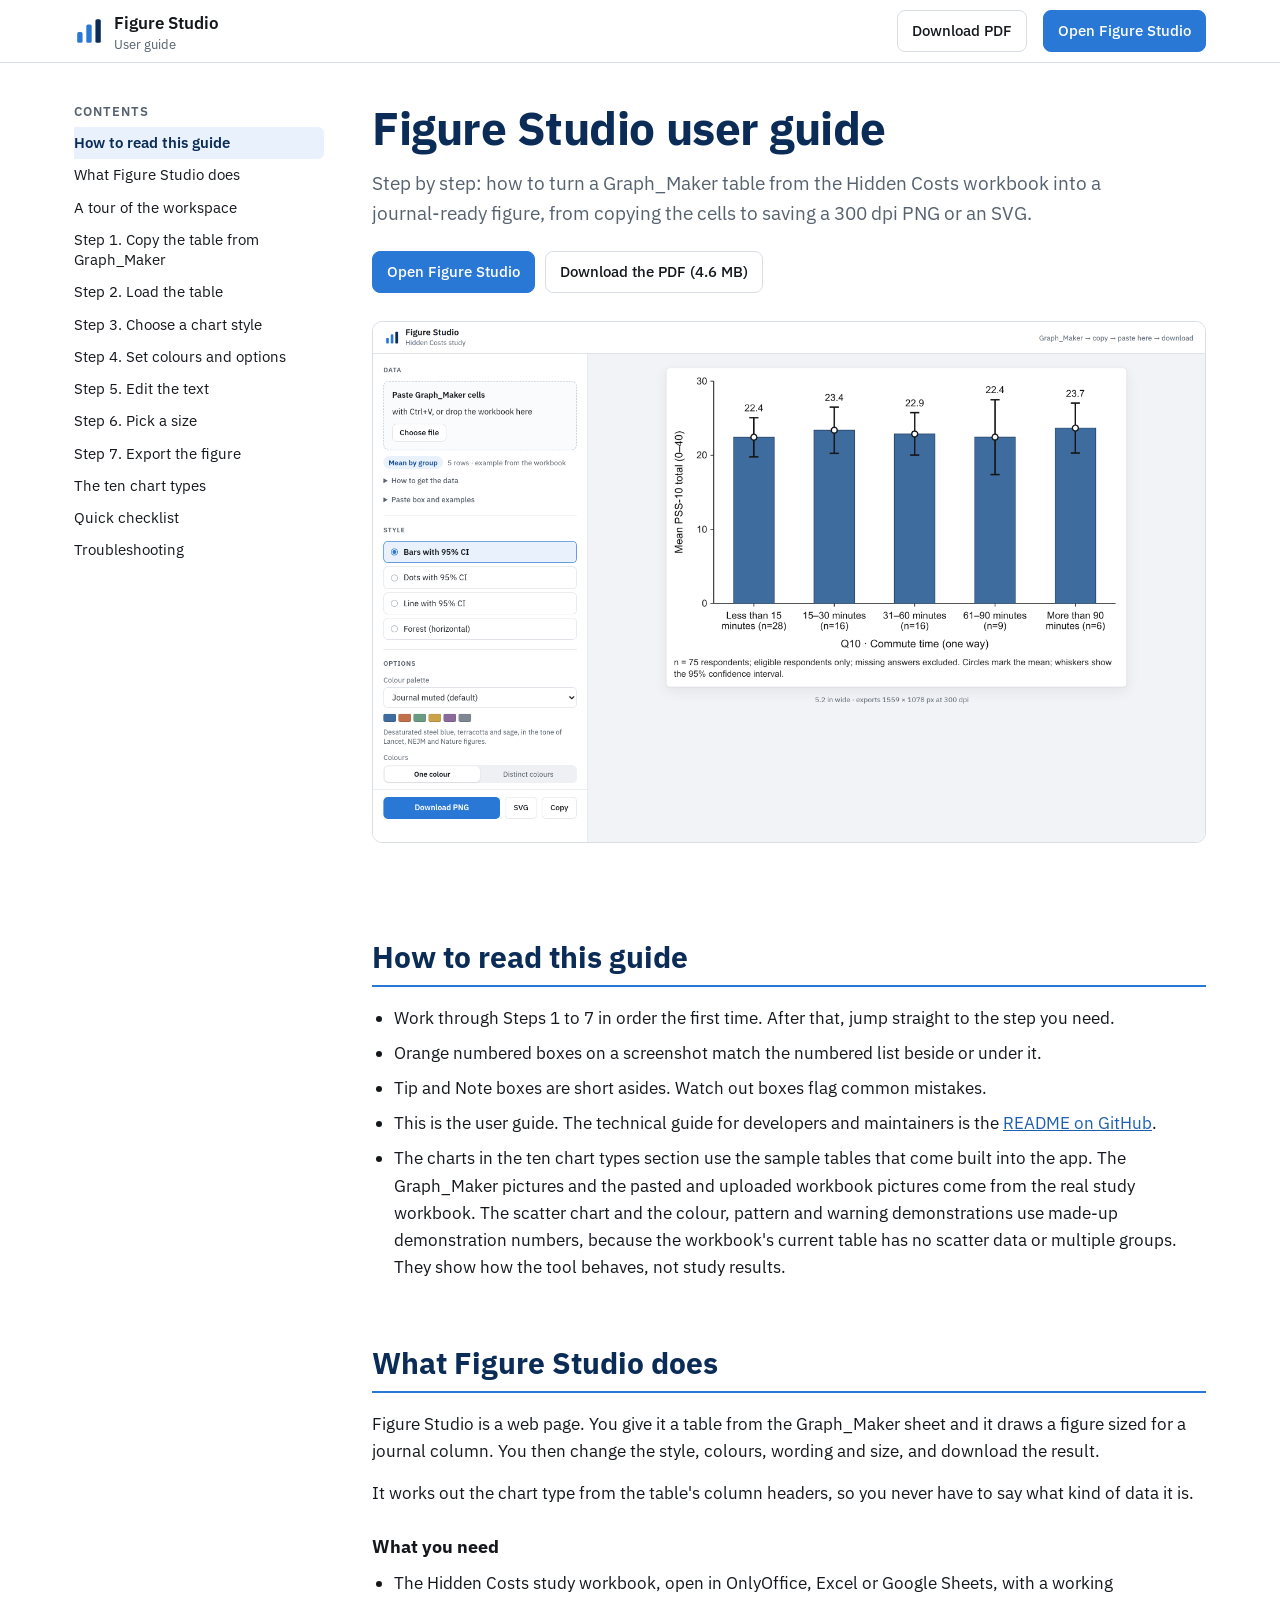
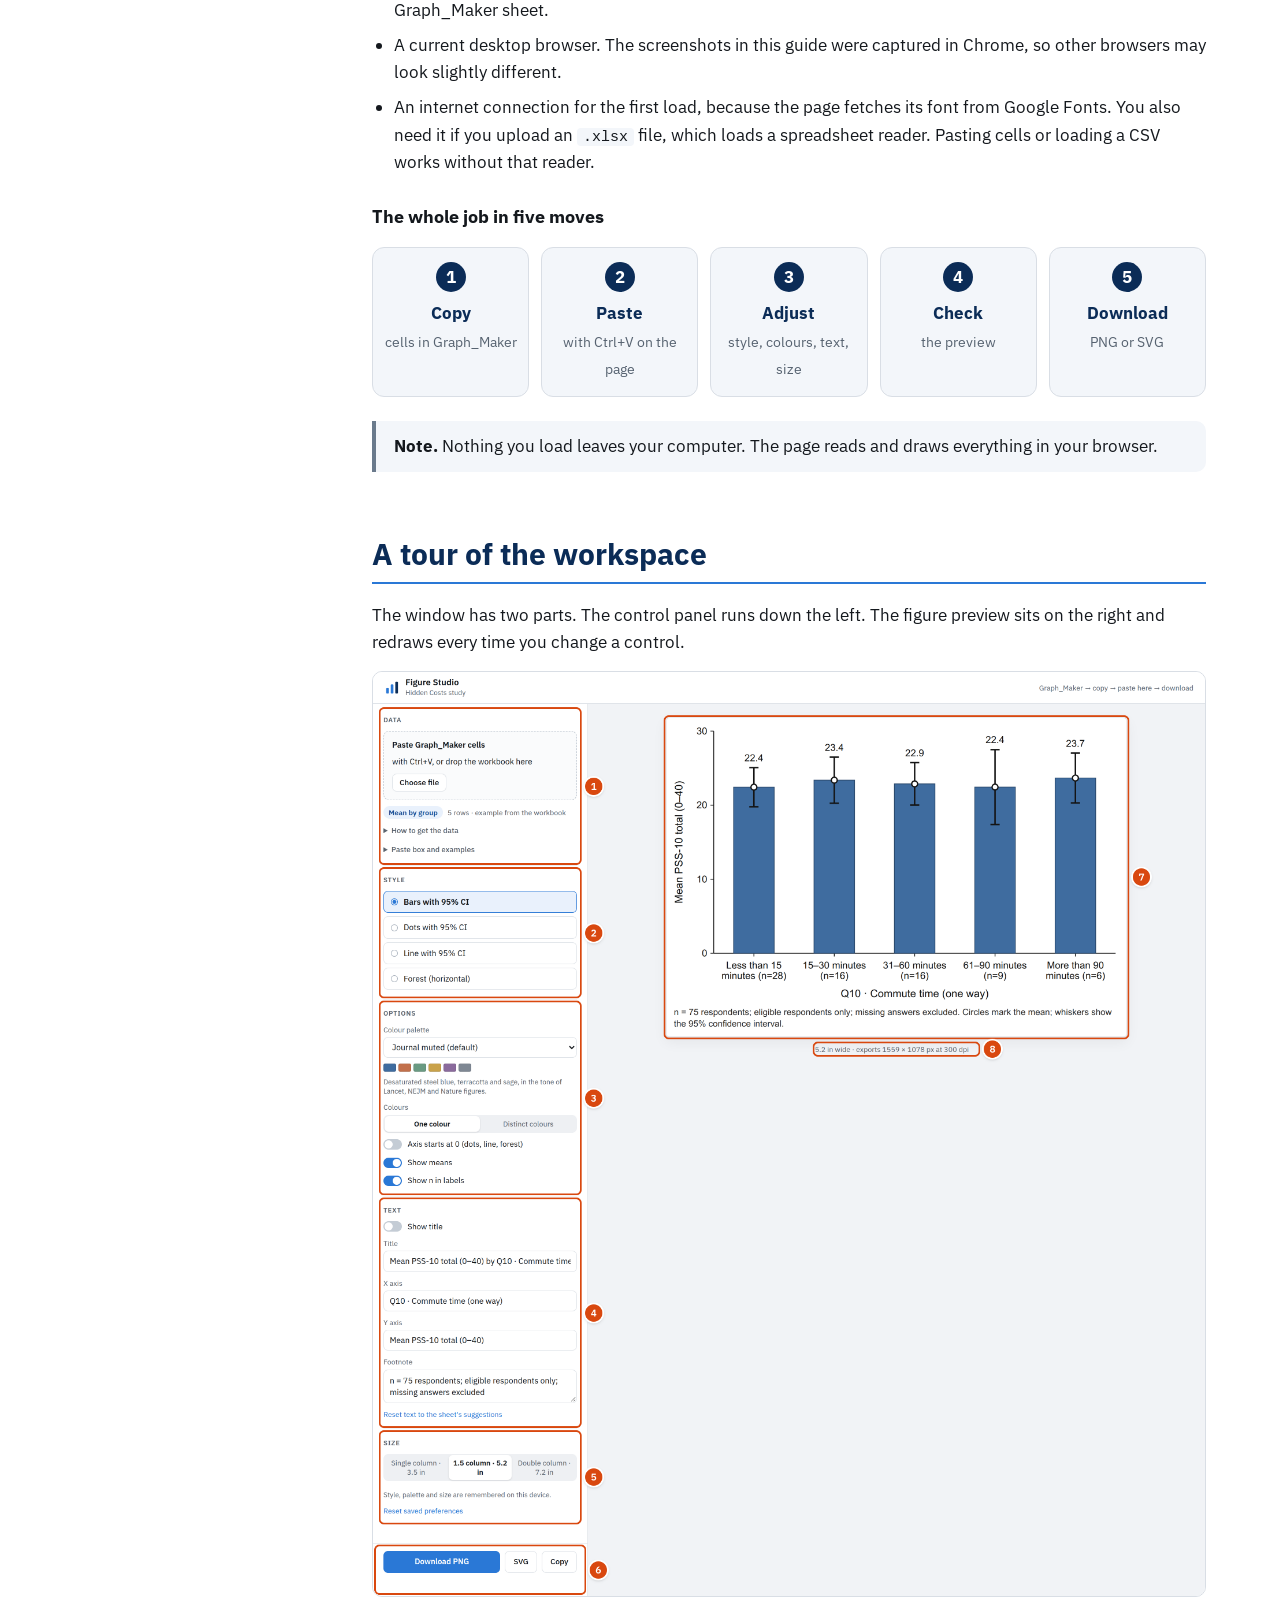
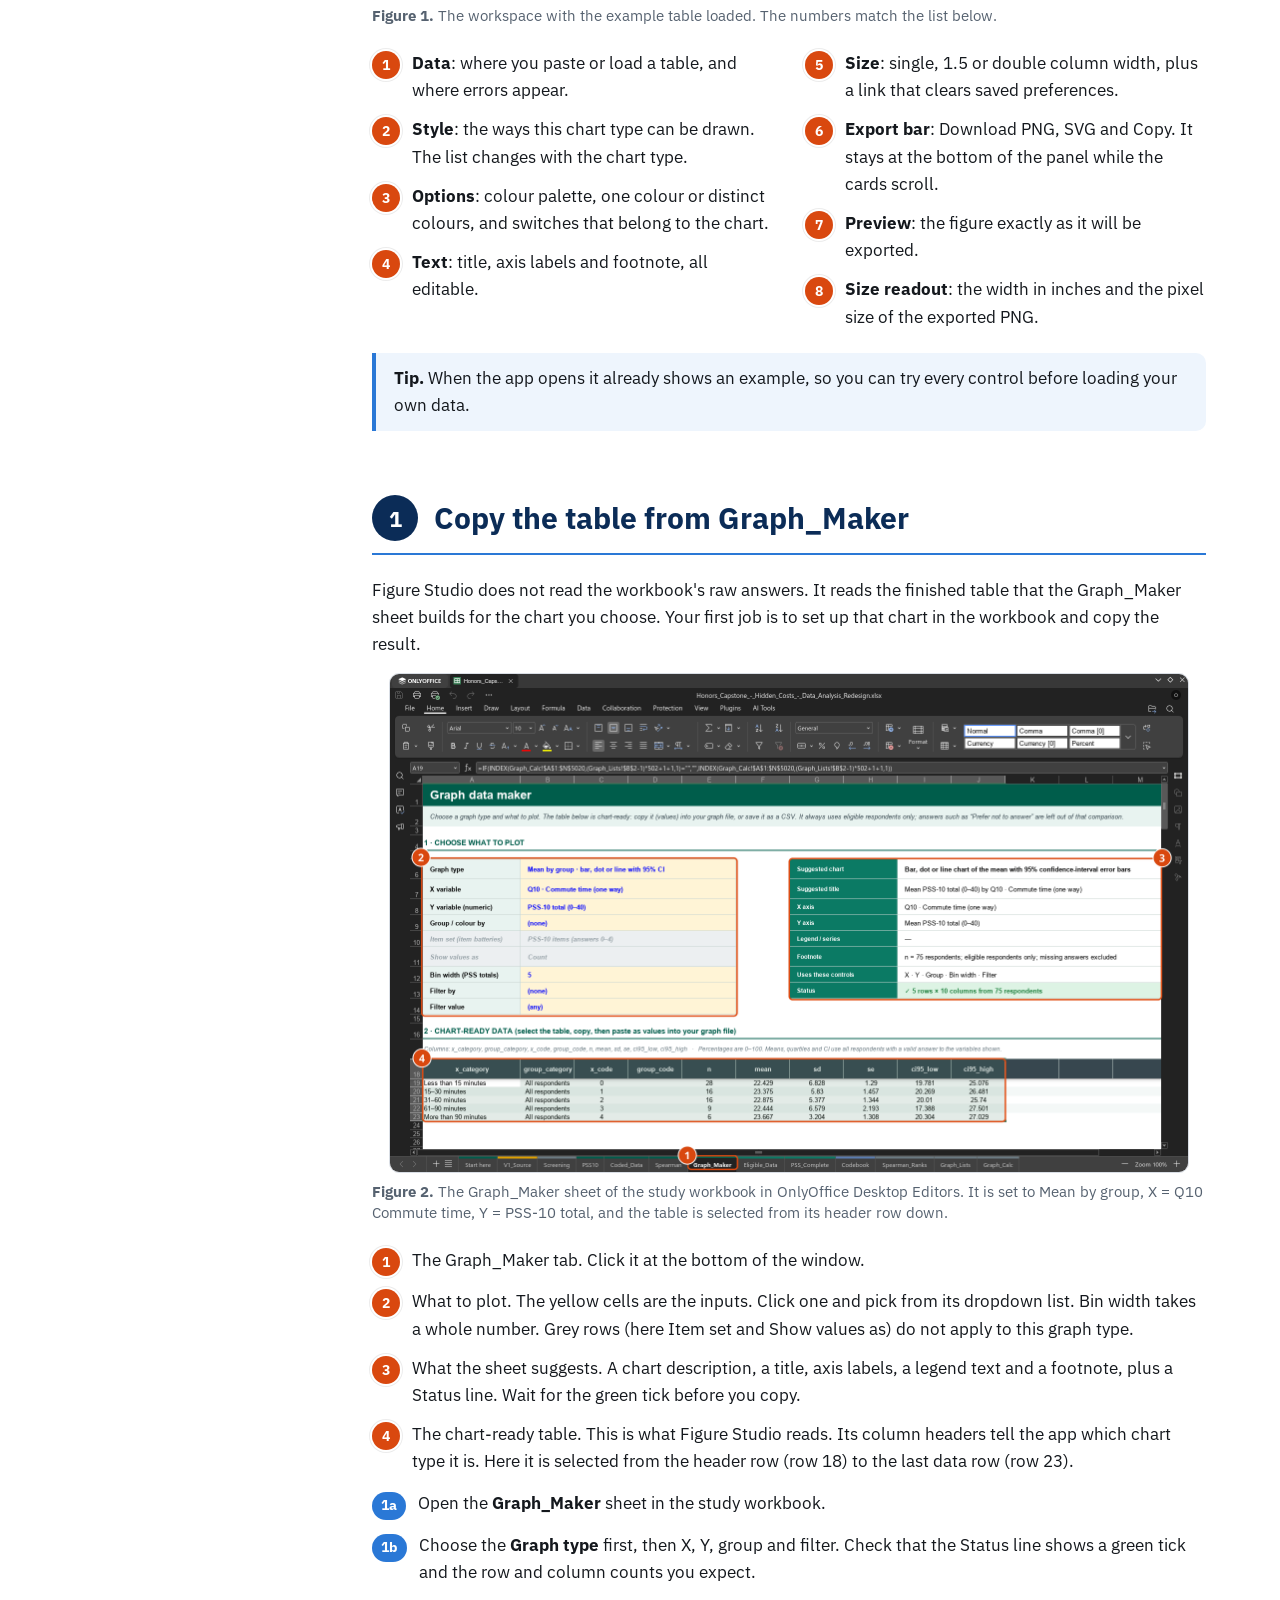
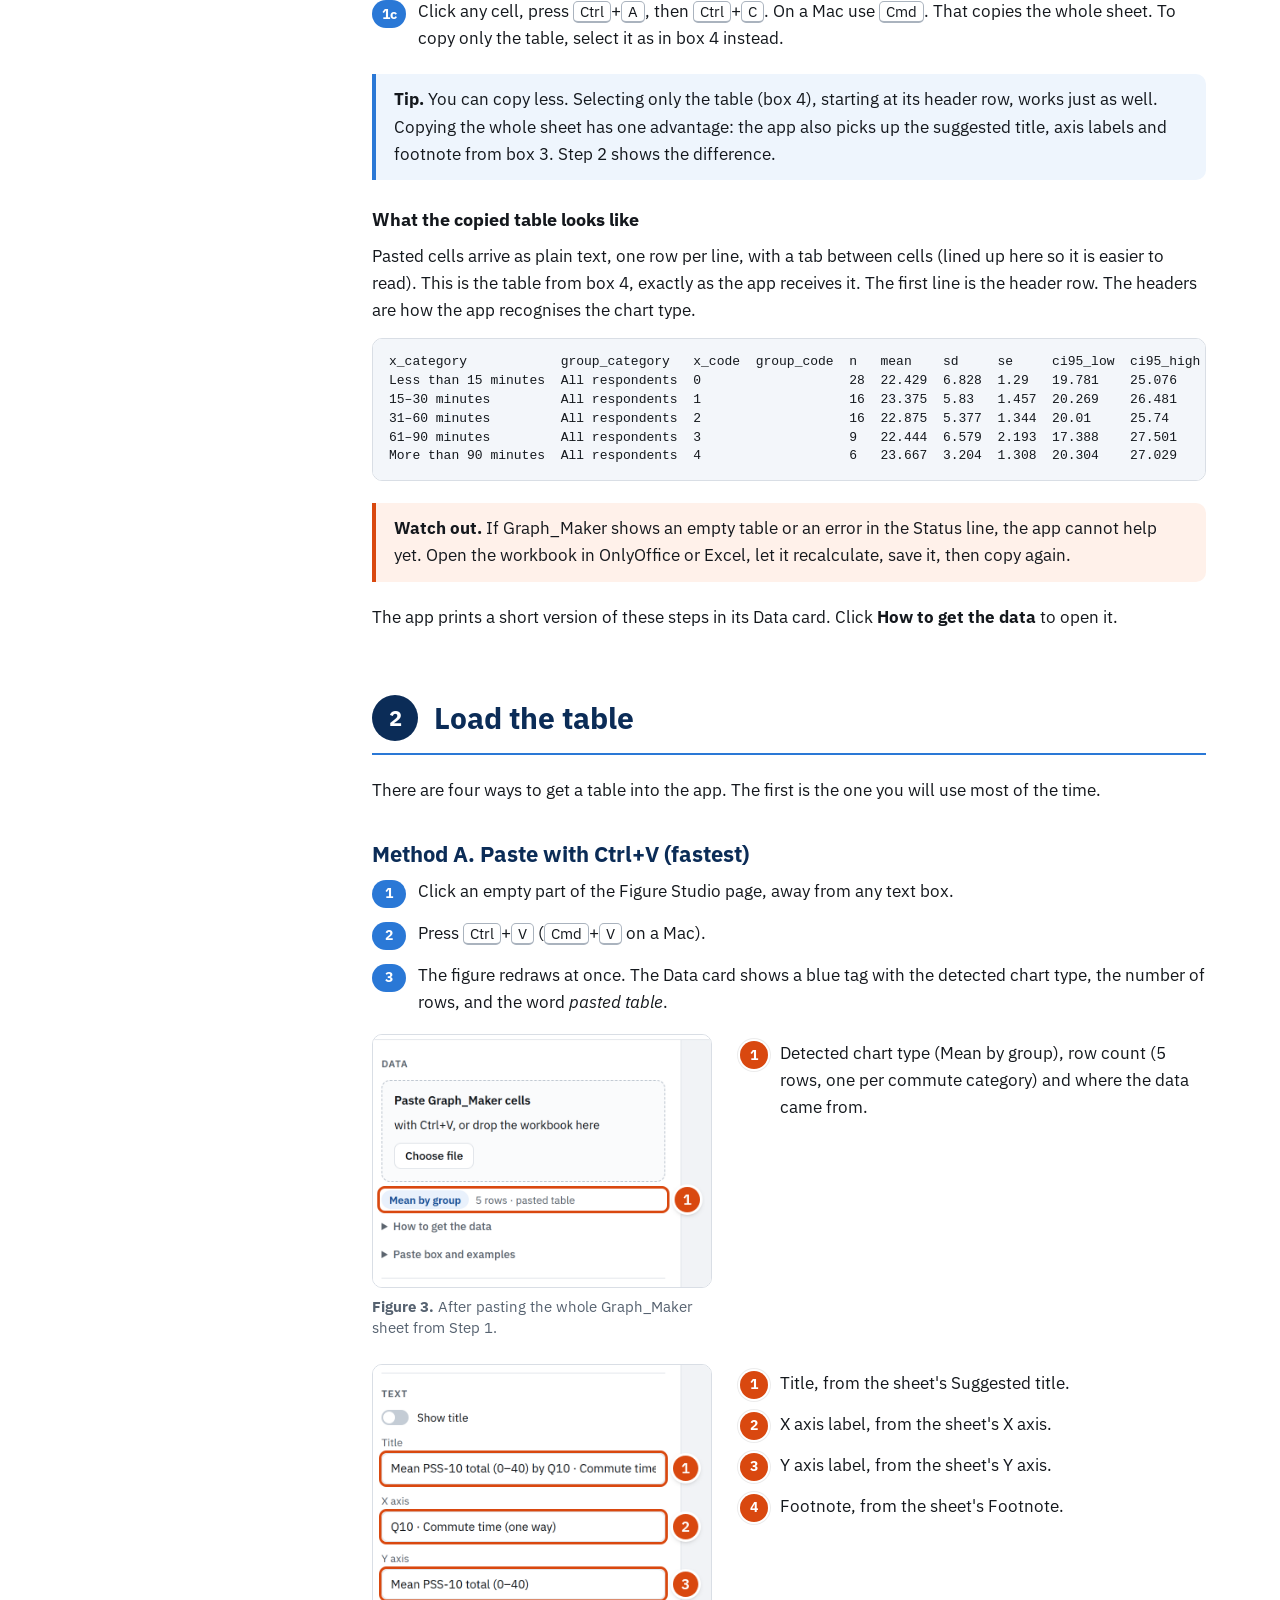
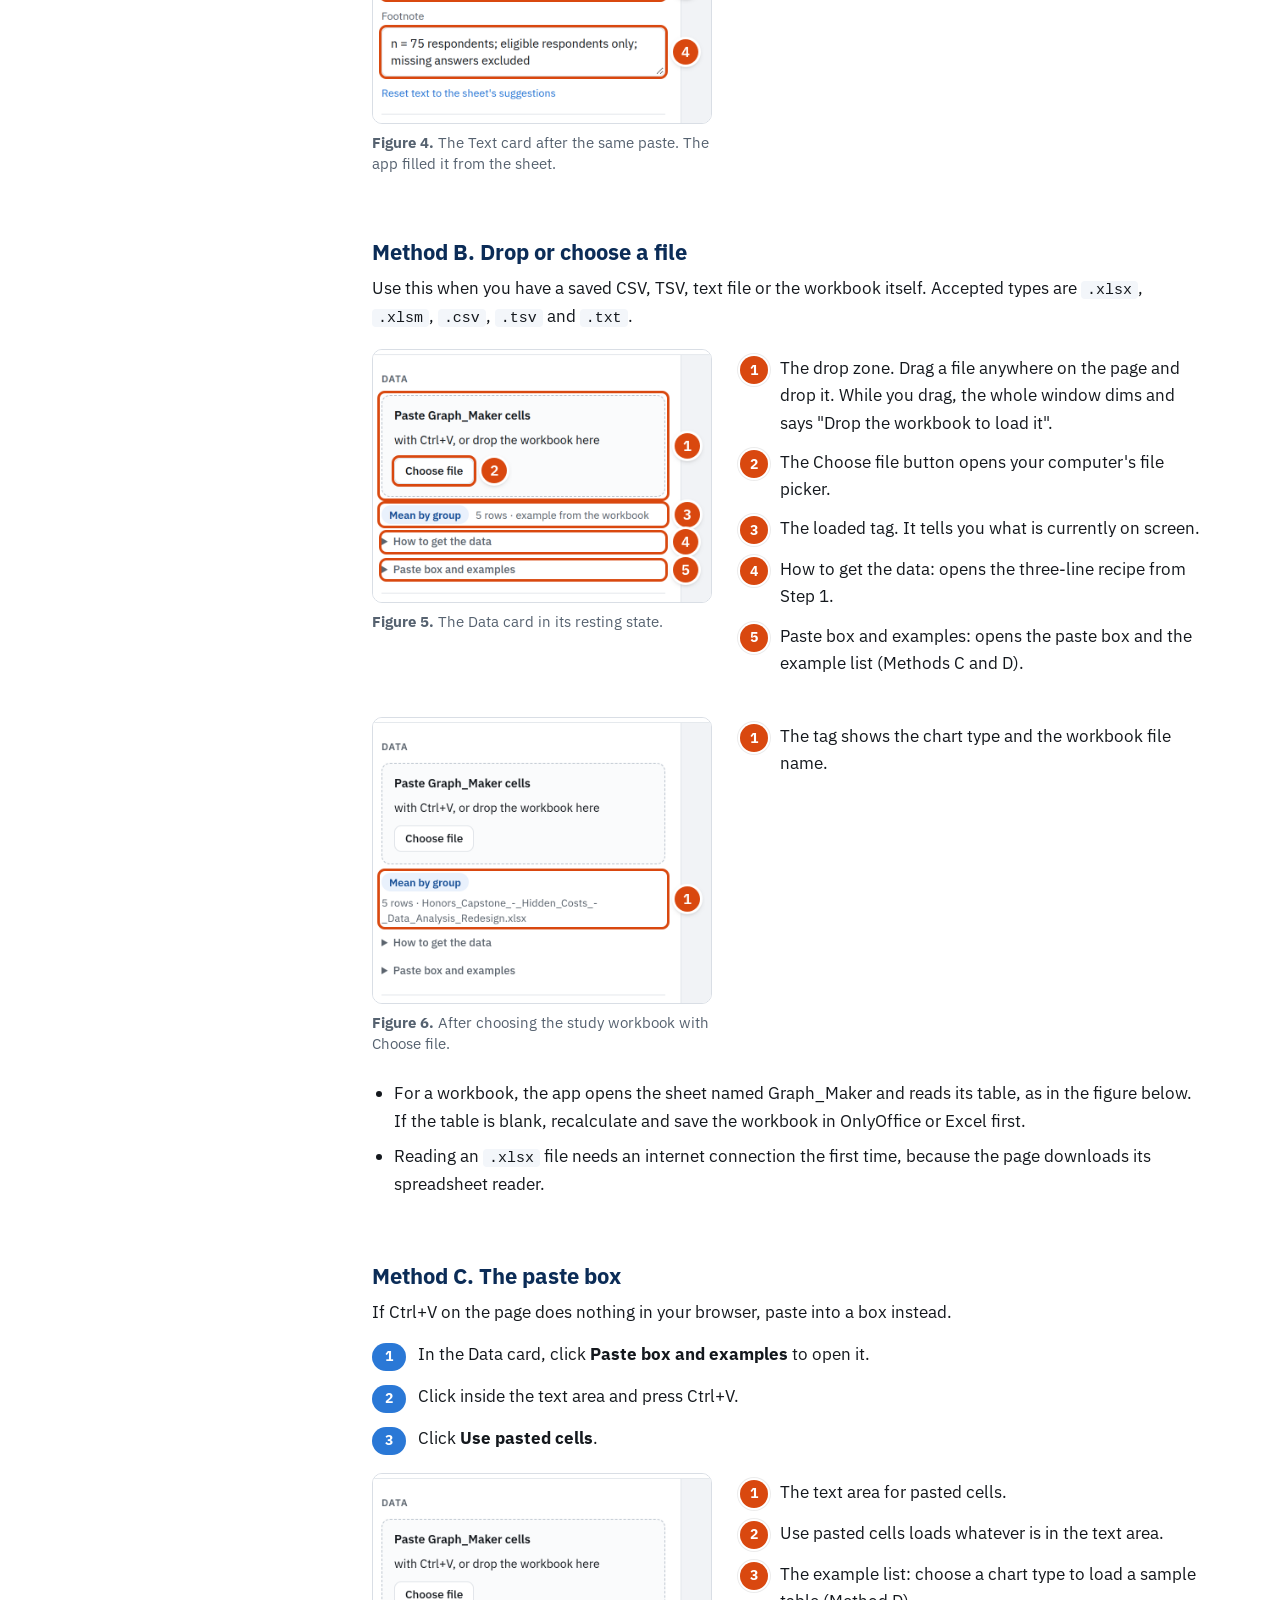
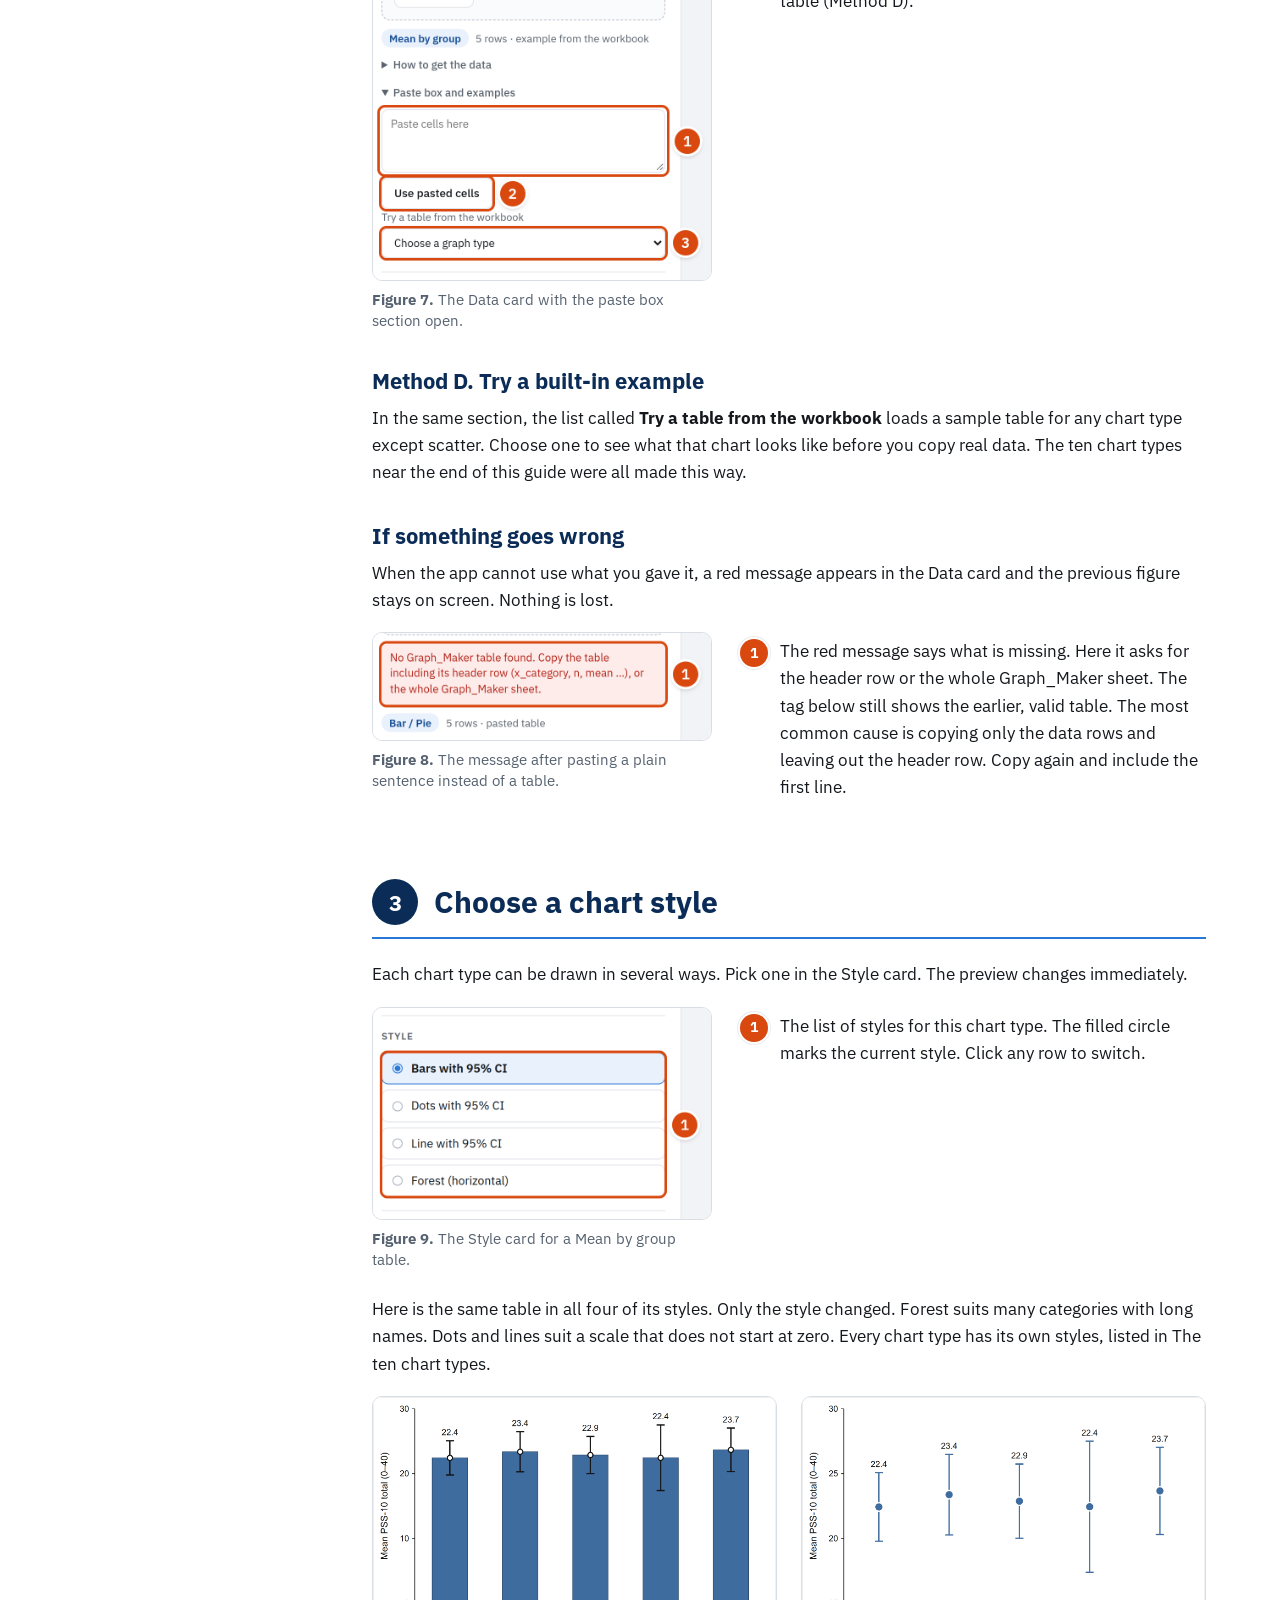
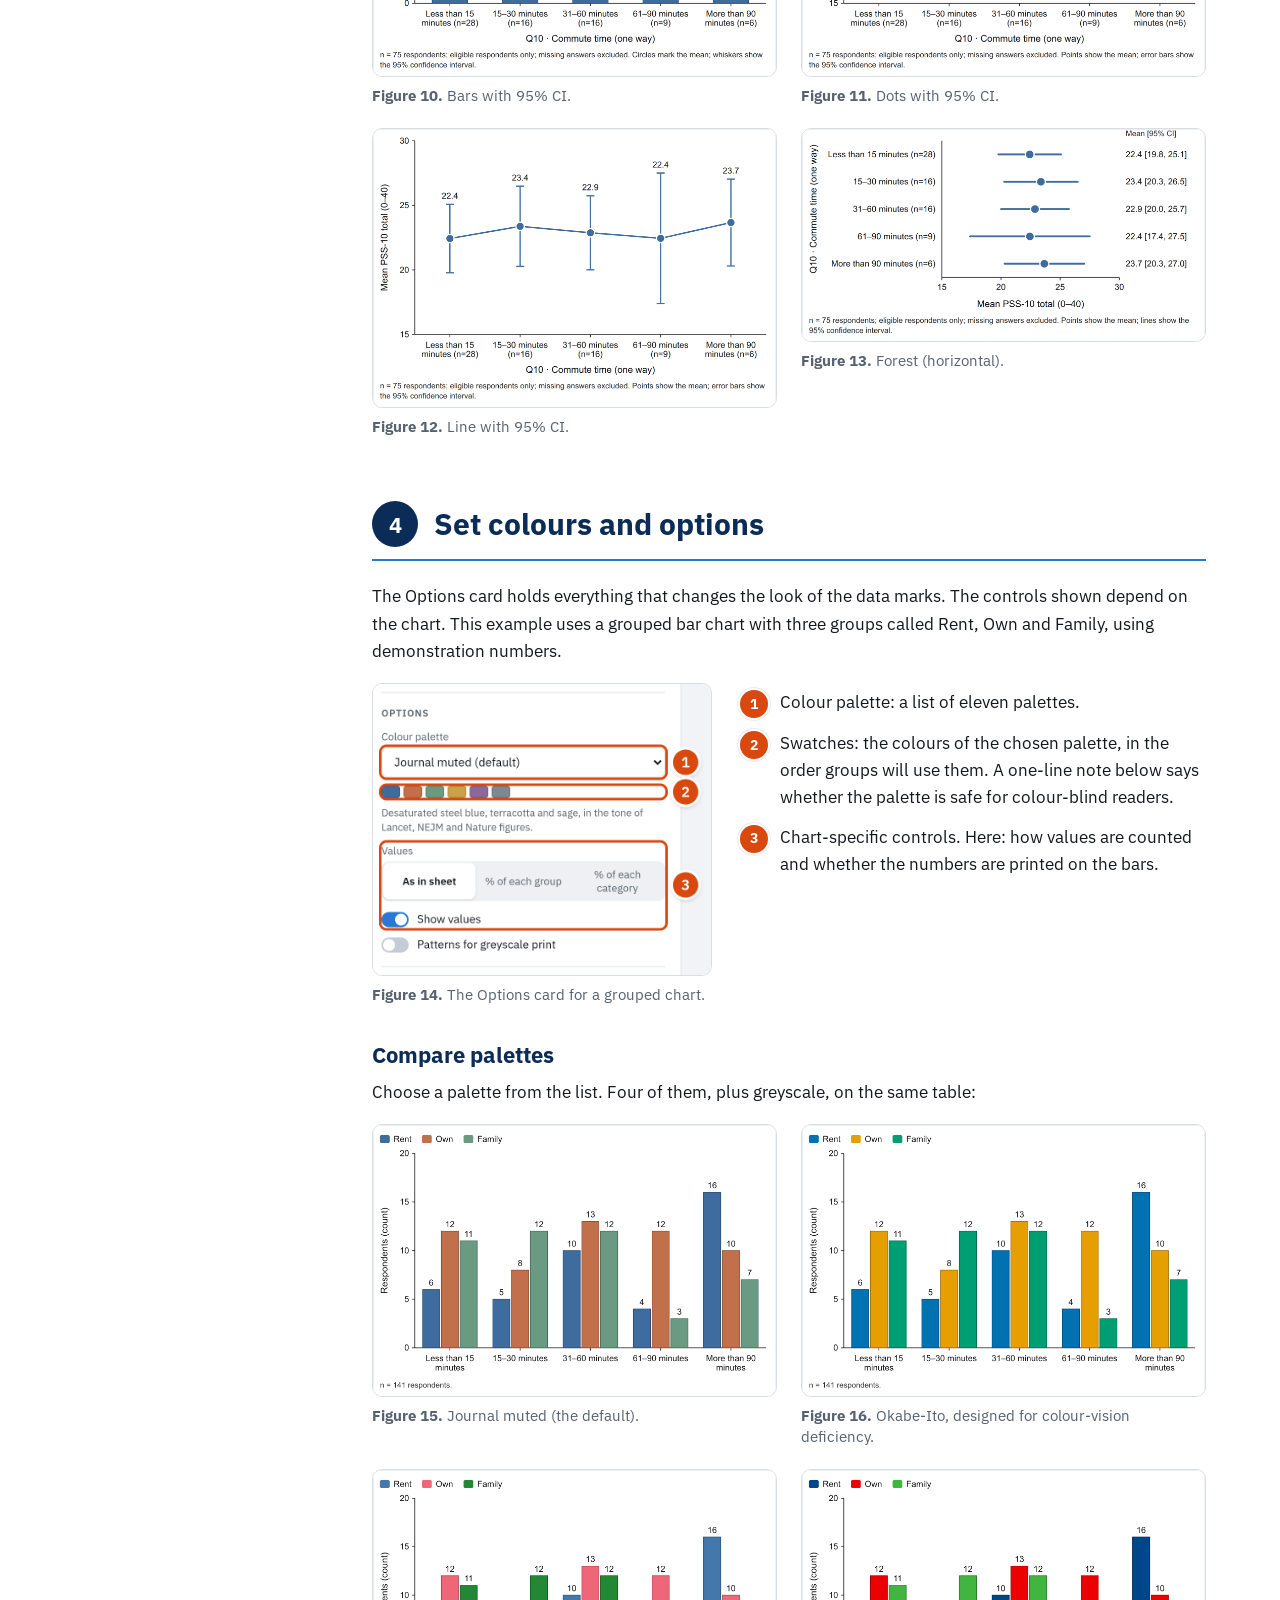
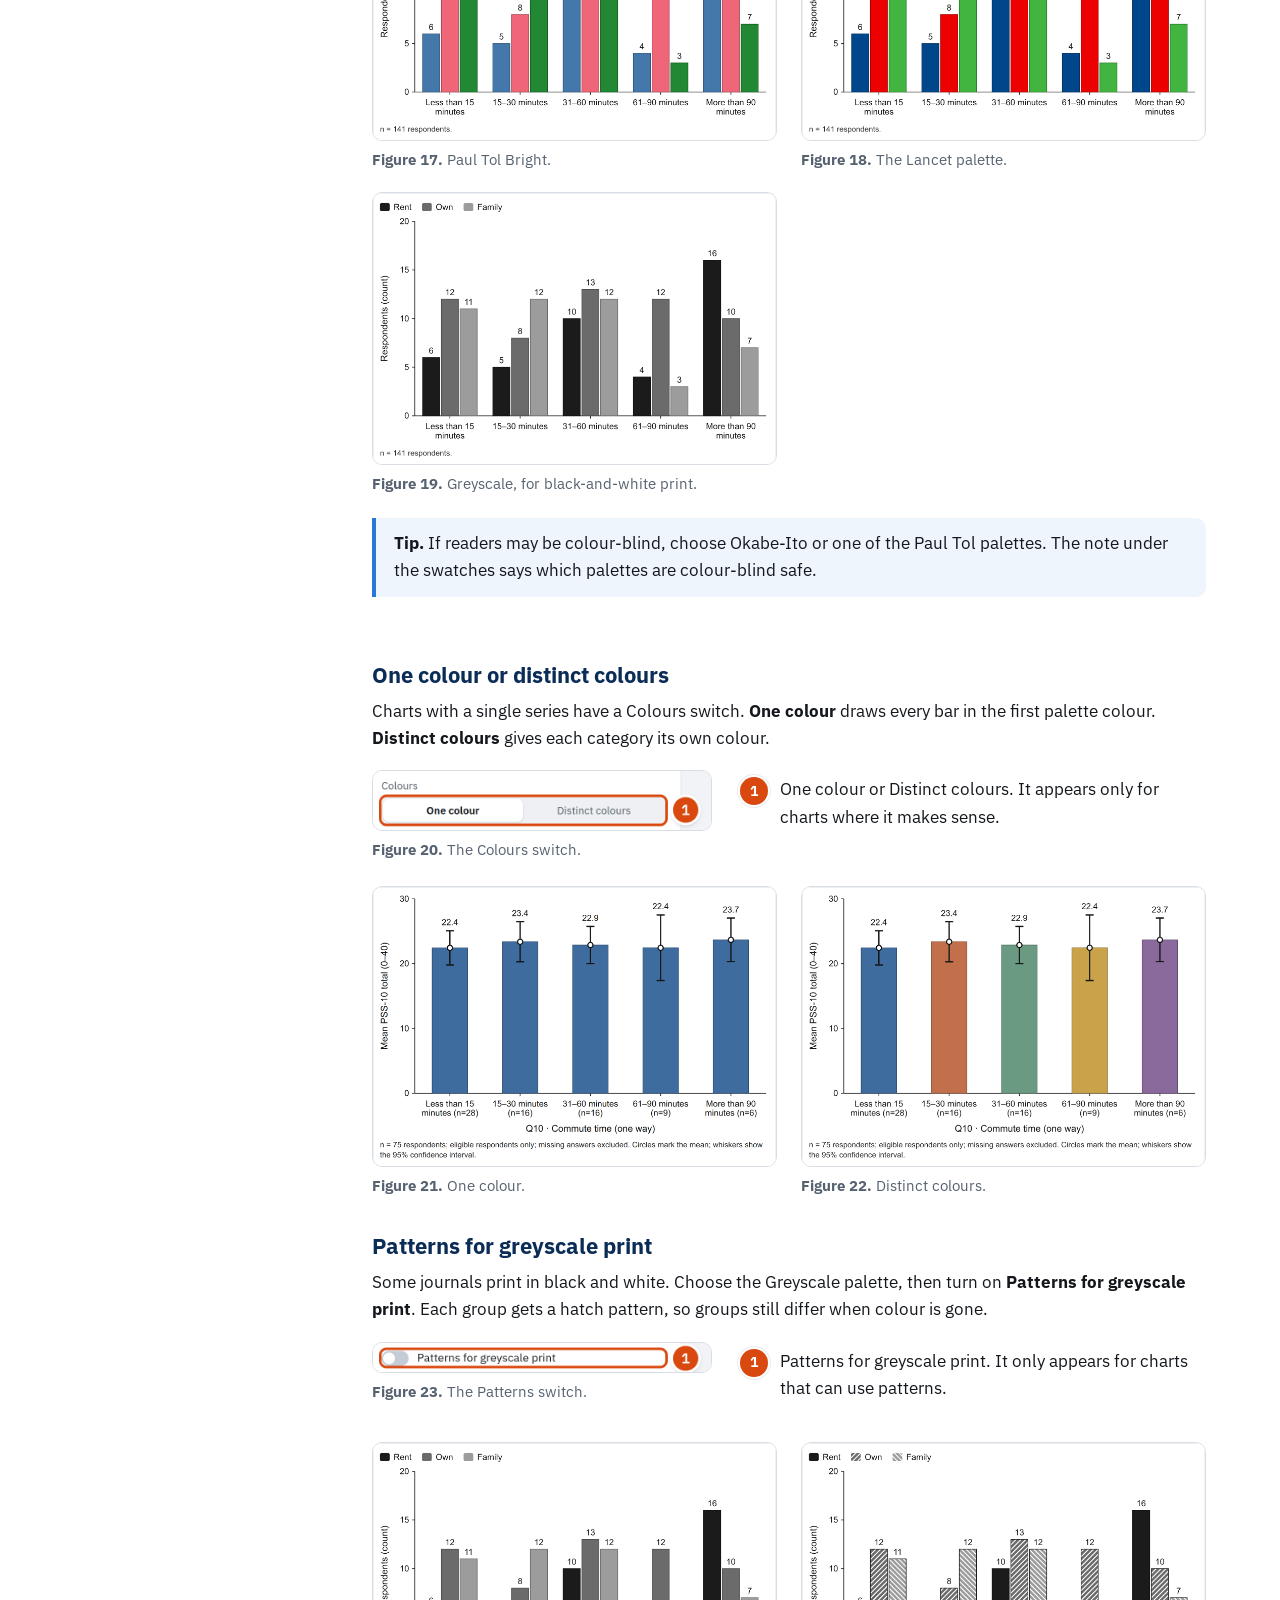
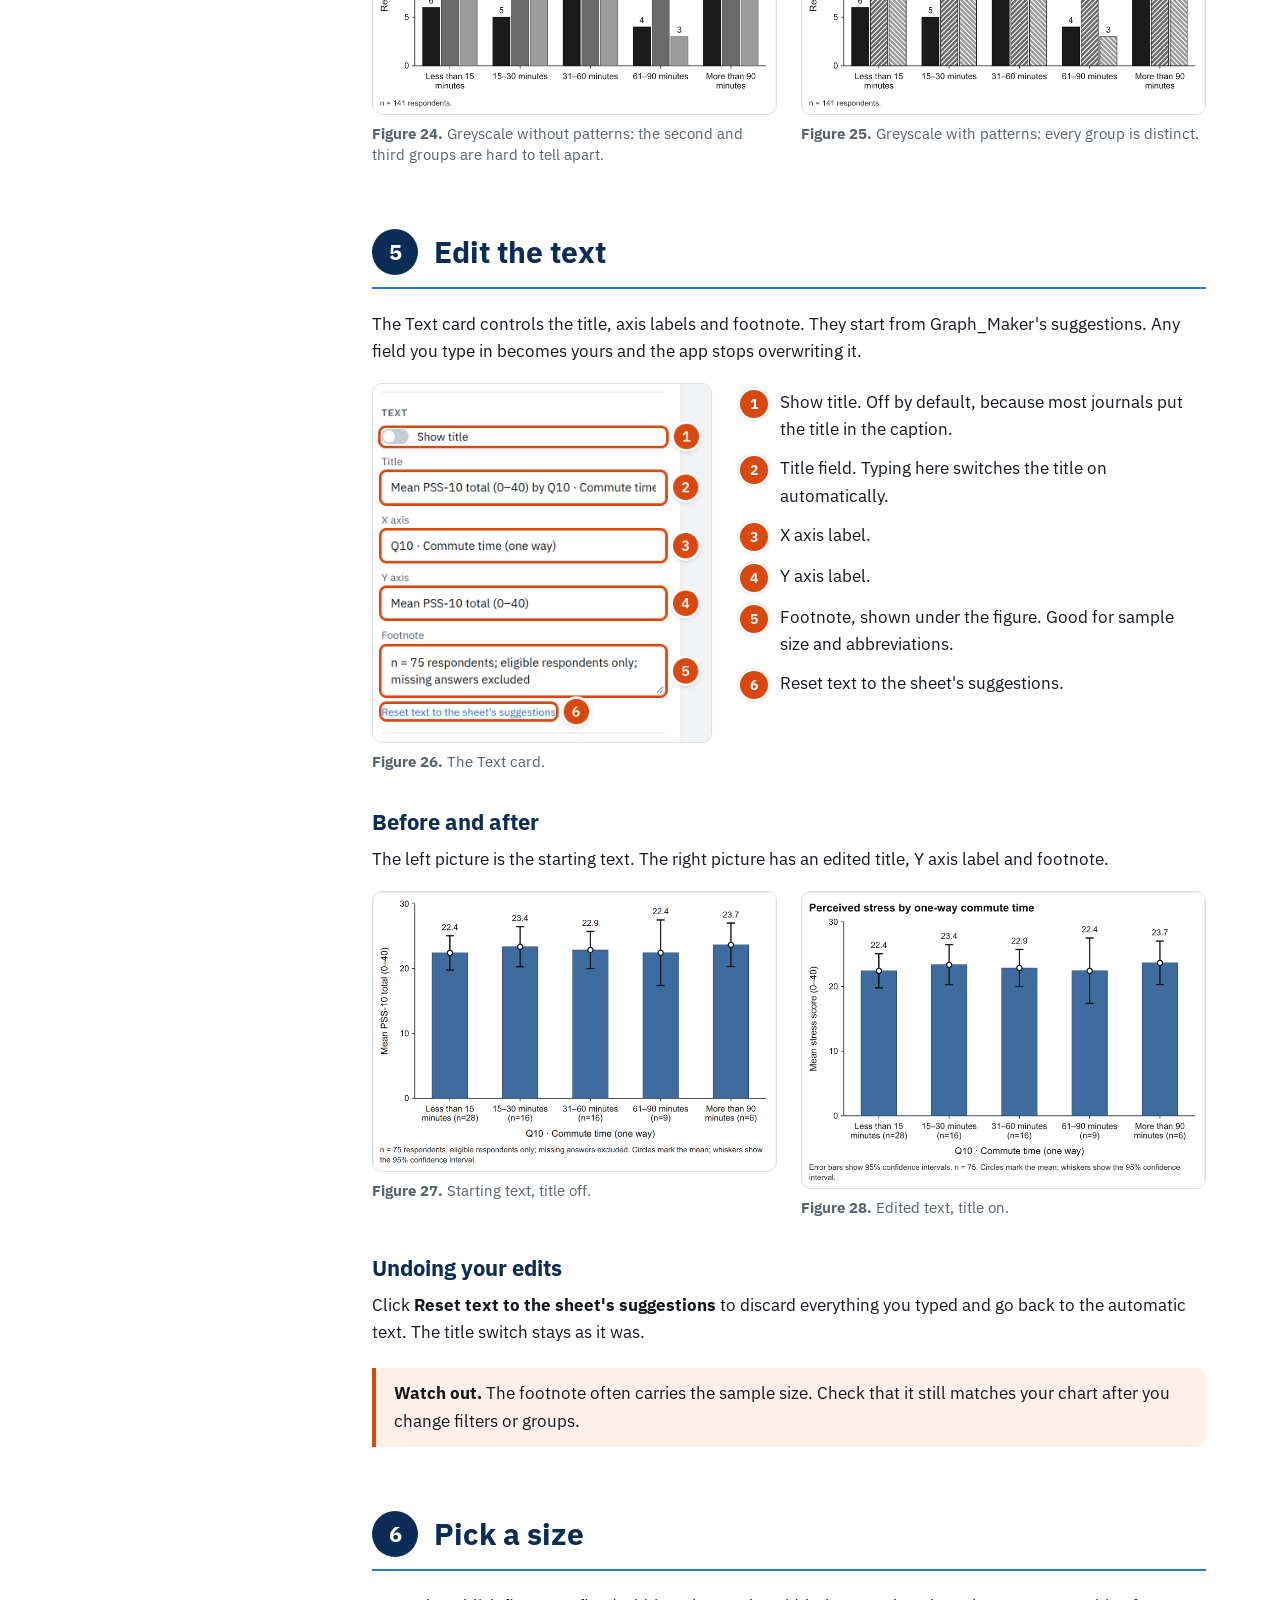
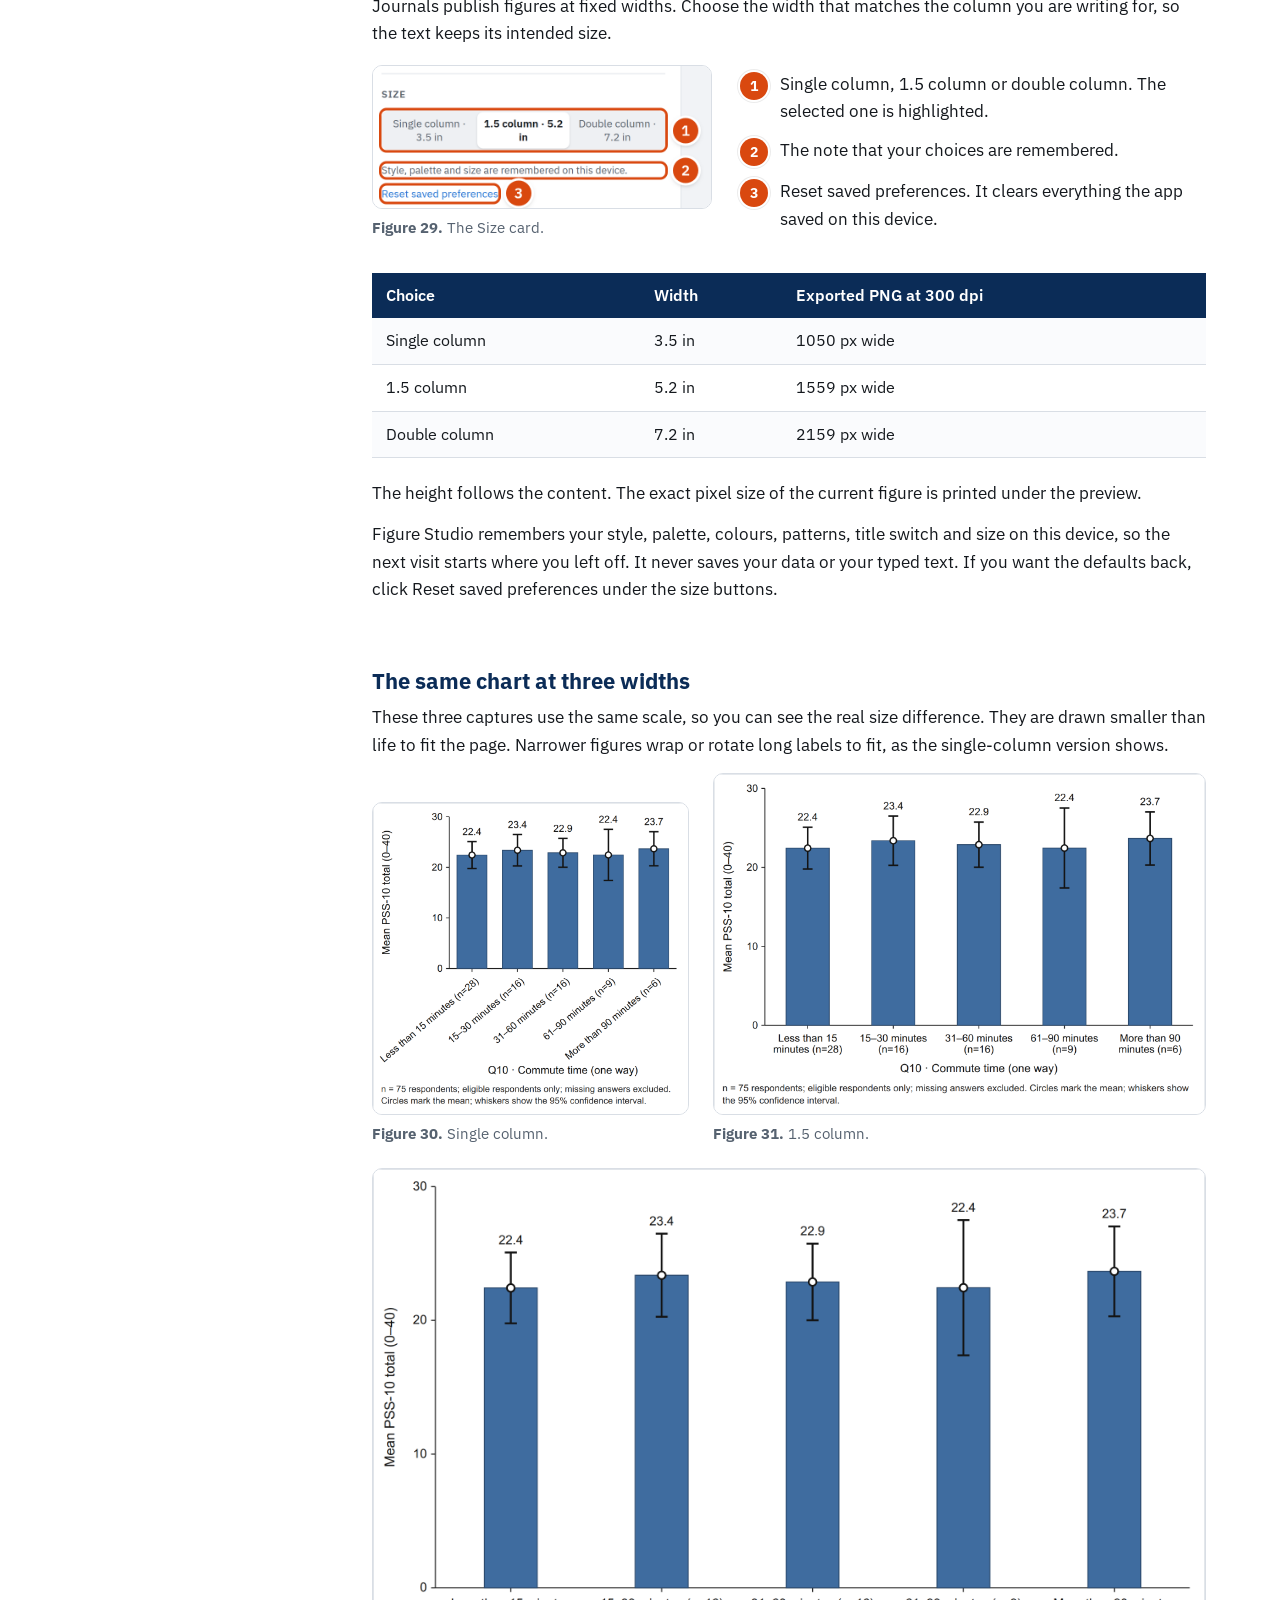
<file: guide/index.html>
<!doctype html>
<html lang="en">
<head>
<meta charset="utf-8">
<meta name="viewport" content="width=device-width, initial-scale=1">
<title>Figure Studio user guide</title>
<meta name="description" content="Step-by-step user guide for Figure Studio: copy a table from Graph_Maker, load it, style it and export a journal-ready figure.">
<meta name="theme-color" content="#0b2c57">
<link rel="icon" type="image/svg+xml" href="data:image/svg+xml,%3Csvg xmlns='http://www.w3.org/2000/svg' viewBox='0 0 28 28'%3E%3Crect x='3' y='15' width='5' height='10' rx='1.5' fill='%232a78d6'/%3E%3Crect x='11.5' y='8' width='5' height='17' rx='1.5' fill='%232a78d6'/%3E%3Crect x='20' y='3' width='5' height='22' rx='1.5' fill='%230b2c57'/%3E%3C/svg%3E">
<link rel="preconnect" href="https://fonts.googleapis.com">
<link href="https://fonts.googleapis.com/css2?family=IBM+Plex+Sans:wght@400;500;600;700&display=swap" rel="stylesheet">
<link rel="stylesheet" href="guide.css">
</head>
<body>
<a class="skip" href="#content">Skip to the guide</a>
<header class="topbar"><div class="in">
  <a class="brand" href="#top"><svg viewBox="0 0 28 28" width="30" height="30" aria-hidden="true"><rect x="3" y="15" width="5" height="10" rx="1.5" fill="#2a78d6"/><rect x="11.5" y="8" width="5" height="17" rx="1.5" fill="#2a78d6"/><rect x="20" y="3" width="5" height="22" rx="1.5" fill="#0b2c57"/></svg><span>Figure Studio<small>User guide</small></span></a>
  <a class="btn hide-sm" href="../Figure_Studio_Guide.pdf">Download PDF</a>
  <a class="btn primary" href="../">Open Figure Studio</a>
</div></header>
<div class="layout" id="top">
  <nav class="snav" aria-label="Guide contents"><h2>Contents</h2><ol><li><a href="#how">How to read this guide</a></li><li><a href="#what">What Figure Studio does</a></li><li><a href="#tour">A tour of the workspace</a></li><li><a href="#s1">Step 1. Copy the table from Graph_Maker</a></li><li><a href="#s2">Step 2. Load the table</a></li><li><a href="#s3">Step 3. Choose a chart style</a></li><li><a href="#s4">Step 4. Set colours and options</a></li><li><a href="#s5">Step 5. Edit the text</a></li><li><a href="#s6">Step 6. Pick a size</a></li><li><a href="#s7">Step 7. Export the figure</a></li><li><a href="#gal">The ten chart types</a></li><li><a href="#check">Quick checklist</a></li><li><a href="#trouble">Troubleshooting</a></li></ol></nav>
  <main id="content">
    <div class="hero">
      <h1>Figure Studio user guide</h1>
      <p class="lead">Step by step: how to turn a Graph_Maker table from the Hidden Costs workbook into a journal-ready figure, from copying the cells to saving a 300 dpi PNG or an SVG.</p>
      <div class="actions">
        <a class="btn primary" href="../">Open Figure Studio</a>
        <a class="btn" href="../Figure_Studio_Guide.pdf">Download the PDF (4.6 MB)</a>
      </div>
      <details class="mnav"><summary>Contents</summary><ol><li><a href="#how">How to read this guide</a></li><li><a href="#what">What Figure Studio does</a></li><li><a href="#tour">A tour of the workspace</a></li><li><a href="#s1">Step 1. Copy the table from Graph_Maker</a></li><li><a href="#s2">Step 2. Load the table</a></li><li><a href="#s3">Step 3. Choose a chart style</a></li><li><a href="#s4">Step 4. Set colours and options</a></li><li><a href="#s5">Step 5. Edit the text</a></li><li><a href="#s6">Step 6. Pick a size</a></li><li><a href="#s7">Step 7. Export the figure</a></li><li><a href="#gal">The ten chart types</a></li><li><a href="#check">Quick checklist</a></li><li><a href="#trouble">Troubleshooting</a></li></ol></details>
      <figure class="center"><a class="zoom" href="img/01_cover.webp"><img class="shot" src="img/01_cover.webp" alt="Figure Studio with the example table loaded: controls on the left, the figure on the right." width="1440" height="900"></a></figure>
    </div>
    <section class="intro" id="how"><h2 class="plain">How to read this guide</h2>
        <ul class="plainlist">
      <li>Work through Steps 1 to 7 in order the first time. After that, jump straight to the step you need.</li>
      <li>Orange numbered boxes on a screenshot match the numbered list beside or under it.</li>
      <li>Tip and Note boxes are short asides. Watch out boxes flag common mistakes.</li>
      <li>This is the user guide. The technical guide for developers and maintainers is the <a href="https://github.com/AbbasCherri/hidden-costs-figures#readme">README on GitHub</a>.</li>
      <li>The charts in the ten chart types section use the sample tables that come built into the app. The Graph_Maker pictures and the pasted and uploaded workbook pictures come from the real study workbook. The scatter chart and the colour, pattern and warning demonstrations use made-up demonstration numbers, because the workbook's current table has no scatter data or multiple groups. They show how the tool behaves, not study results.</li>
    </ul>
    </section>
<section class="pb"><h2 id="what" class="plain">What Figure Studio does</h2>
    <p>Figure Studio is a web page. You give it a table from the Graph_Maker sheet and it draws a figure sized for a journal column. You then change the style, colours, wording and size, and download the result.</p>
    <p>It works out the chart type from the table's column headers, so you never have to say what kind of data it is.</p>
    <h4>What you need</h4>
    <ul class="plainlist">
      <li>The Hidden Costs study workbook, open in OnlyOffice, Excel or Google Sheets, with a working Graph_Maker sheet.</li>
      <li>A current desktop browser. The screenshots in this guide were captured in Chrome, so other browsers may look slightly different.</li>
      <li>An internet connection for the first load, because the page fetches its font from Google Fonts. You also need it if you upload an <code>.xlsx</code> file, which loads a spreadsheet reader. Pasting cells or loading a CSV works without that reader.</li>
    </ul>
    <h4>The whole job in five moves</h4>
    <ol class="five"><li><b>Copy</b><span>cells in Graph_Maker</span></li><li><b>Paste</b><span>with Ctrl+V on the page</span></li><li><b>Adjust</b><span>style, colours, text, size</span></li><li><b>Check</b><span>the preview</span></li><li><b>Download</b><span>PNG or SVG</span></li></ol>
    <div class="box note"><b>Note.</b> Nothing you load leaves your computer. The page reads and draws everything in your browser.</div>
    </section>
<section class="pb"><h2 id="tour" class="plain">A tour of the workspace</h2>
    <p>The window has two parts. The control panel runs down the left. The figure preview sits on the right and redraws every time you change a control.</p>
    <figure class="center"><a class="zoom" href="img/01_overview.webp" title="Open the full-size picture"><img class="shot" src="img/01_overview.webp" alt="The workspace with the example table loaded. The numbers match the list below." width="1440" height="1600" loading="lazy" decoding="async"></a><figcaption><b>Figure 1.</b> The workspace with the example table loaded. The numbers match the list below.</figcaption></figure>
    <ol class="legend cols2"><li><span class="b">1</span><div><b>Data</b>: where you paste or load a table, and where errors appear.</div></li><li><span class="b">2</span><div><b>Style</b>: the ways this chart type can be drawn. The list changes with the chart type.</div></li><li><span class="b">3</span><div><b>Options</b>: colour palette, one colour or distinct colours, and switches that belong to the chart.</div></li><li><span class="b">4</span><div><b>Text</b>: title, axis labels and footnote, all editable.</div></li><li><span class="b">5</span><div><b>Size</b>: single, 1.5 or double column width, plus a link that clears saved preferences.</div></li><li><span class="b">6</span><div><b>Export bar</b>: Download PNG, SVG and Copy. It stays at the bottom of the panel while the cards scroll.</div></li><li><span class="b">7</span><div><b>Preview</b>: the figure exactly as it will be exported.</div></li><li><span class="b">8</span><div><b>Size readout</b>: the width in inches and the pixel size of the exported PNG.</div></li></ol>
    <div class="box tip"><b>Tip.</b> When the app opens it already shows an example, so you can try every control before loading your own data.</div>
    </section>
<section class="pb"><div class="stephead" id="s1"><span class="num">1</span><h2>Copy the table from Graph_Maker</h2></div>
    <p>Figure Studio does not read the workbook's raw answers. It reads the finished table that the Graph_Maker sheet builds for the chart you choose. Your first job is to set up that chart in the workbook and copy the result.</p>
    <figure class="center"><a class="zoom" href="img/oo_graphmaker_annotated.webp" title="Open the full-size picture"><img class="shot" src="img/oo_graphmaker_annotated.webp" alt="The Graph_Maker sheet of the study workbook in OnlyOffice Desktop Editors. It is set to Mean by group, X = Q10 Commute time, Y = PSS-10 total, and the table is selected from its header row down." width="800" height="500" loading="lazy" decoding="async"></a><figcaption><b>Figure 2.</b> The Graph_Maker sheet of the study workbook in OnlyOffice Desktop Editors. It is set to Mean by group, X = Q10 Commute time, Y = PSS-10 total, and the table is selected from its header row down.</figcaption></figure>
    <ol class="legend "><li><span class="b">1</span><div>The Graph_Maker tab. Click it at the bottom of the window.</div></li><li><span class="b">2</span><div>What to plot. The yellow cells are the inputs. Click one and pick from its dropdown list. Bin width takes a whole number. Grey rows (here Item set and Show values as) do not apply to this graph type.</div></li><li><span class="b">3</span><div>What the sheet suggests. A chart description, a title, axis labels, a legend text and a footnote, plus a Status line. Wait for the green tick before you copy.</div></li><li><span class="b">4</span><div>The chart-ready table. This is what Figure Studio reads. Its column headers tell the app which chart type it is. Here it is selected from the header row (row 18) to the last data row (row 23).</div></li></ol>
    <ol class="steps">
      <li><span class="n">1a</span><div>Open the <b>Graph_Maker</b> sheet in the study workbook.</div></li>
      <li><span class="n">1b</span><div>Choose the <b>Graph type</b> first, then X, Y, group and filter. Check that the Status line shows a green tick and the row and column counts you expect.</div></li>
      <li><span class="n">1c</span><div>Click any cell, press <kbd>Ctrl</kbd>+<kbd>A</kbd>, then <kbd>Ctrl</kbd>+<kbd>C</kbd>. On a Mac use <kbd>Cmd</kbd>. That copies the whole sheet. To copy only the table, select it as in box 4 instead.</div></li>
    </ol>
    <div class="box tip"><b>Tip.</b> You can copy less. Selecting only the table (box 4), starting at its header row, works just as well. Copying the whole sheet has one advantage: the app also picks up the suggested title, axis labels and footnote from box 3. Step 2 shows the difference.</div>
    <h4>What the copied table looks like</h4>
    <p>Pasted cells arrive as plain text, one row per line, with a tab between cells (lined up here so it is easier to read). This is the table from box 4, exactly as the app receives it. The first line is the header row. The headers are how the app recognises the chart type.</p>
    <pre class="code">x_category            group_category   x_code  group_code  n   mean    sd     se     ci95_low  ci95_high
Less than 15 minutes  All respondents  0                   28  22.429  6.828  1.29   19.781    25.076
15–30 minutes         All respondents  1                   16  23.375  5.83   1.457  20.269    26.481
31–60 minutes         All respondents  2                   16  22.875  5.377  1.344  20.01     25.74
61–90 minutes         All respondents  3                   9   22.444  6.579  2.193  17.388    27.501
More than 90 minutes  All respondents  4                   6   23.667  3.204  1.308  20.304    27.029</pre>
    <div class="box warn"><b>Watch out.</b> If Graph_Maker shows an empty table or an error in the Status line, the app cannot help yet. Open the workbook in OnlyOffice or Excel, let it recalculate, save it, then copy again.</div>
    <p>The app prints a short version of these steps in its Data card. Click <b>How to get the data</b> to open it.</p>
    </section>
<section class="pb"><div class="stephead" id="s2"><span class="num">2</span><h2>Load the table</h2></div>
    <p>There are four ways to get a table into the app. The first is the one you will use most of the time.</p>
    <h3>Method A. Paste with Ctrl+V (fastest)</h3>
    <ol class="steps">
      <li><span class="n">1</span><div>Click an empty part of the Figure Studio page, away from any text box.</div></li>
      <li><span class="n">2</span><div>Press <kbd>Ctrl</kbd>+<kbd>V</kbd> (<kbd>Cmd</kbd>+<kbd>V</kbd> on a Mac).</div></li>
      <li><span class="n">3</span><div>The figure redraws at once. The Data card shows a blue tag with the detected chart type, the number of rows, and the word <i>pasted table</i>.</div></li>
    </ol>
    <div class="side"><figure><a class="zoom" href="img/r_paste_card.webp" title="Open the full-size picture"><img class="shot" src="img/r_paste_card.webp" alt="After pasting the whole Graph_Maker sheet from Step 1." width="399" height="297" loading="lazy" decoding="async"></a><figcaption><b>Figure 3.</b> After pasting the whole Graph_Maker sheet from Step 1.</figcaption></figure><div class="sidetxt"><ol class="legend "><li><span class="b">1</span><div>Detected chart type (Mean by group), row count (5 rows, one per commute category) and where the data came from.</div></li></ol></div></div>
    <div class="side"><figure><a class="zoom" href="img/r_paste_text.webp" title="Open the full-size picture"><img class="shot" src="img/r_paste_text.webp" alt="The Text card after the same paste. The app filled it from the sheet." width="399" height="423" loading="lazy" decoding="async"></a><figcaption><b>Figure 4.</b> The Text card after the same paste. The app filled it from the sheet.</figcaption></figure><div class="sidetxt"><ol class="legend "><li><span class="b">1</span><div>Title, from the sheet's Suggested title.</div></li><li><span class="b">2</span><div>X axis label, from the sheet's X axis.</div></li><li><span class="b">3</span><div>Y axis label, from the sheet's Y axis.</div></li><li><span class="b">4</span><div>Footnote, from the sheet's Footnote.</div></li></ol></div></div>
        </section>
<section>
    <div class="keep"><h3>Method B. Drop or choose a file</h3>
    <p>Use this when you have a saved CSV, TSV, text file or the workbook itself. Accepted types are <code>.xlsx</code>, <code>.xlsm</code>, <code>.csv</code>, <code>.tsv</code> and <code>.txt</code>.</p>
    <div class="side"><figure><a class="zoom" href="img/02_data_card.webp" title="Open the full-size picture"><img class="shot" src="img/02_data_card.webp" alt="The Data card in its resting state." width="399" height="297" loading="lazy" decoding="async"></a><figcaption><b>Figure 5.</b> The Data card in its resting state.</figcaption></figure><div class="sidetxt"><ol class="legend "><li><span class="b">1</span><div>The drop zone. Drag a file anywhere on the page and drop it. While you drag, the whole window dims and says "Drop the workbook to load it".</div></li><li><span class="b">2</span><div>The Choose file button opens your computer's file picker.</div></li><li><span class="b">3</span><div>The loaded tag. It tells you what is currently on screen.</div></li><li><span class="b">4</span><div>How to get the data: opens the three-line recipe from Step 1.</div></li><li><span class="b">5</span><div>Paste box and examples: opens the paste box and the example list (Methods C and D).</div></li></ol></div></div>
        <div class="side"><figure><a class="zoom" href="img/r_upload_card.webp" title="Open the full-size picture"><img class="shot" src="img/r_upload_card.webp" alt="After choosing the study workbook with Choose file." width="399" height="337" loading="lazy" decoding="async"></a><figcaption><b>Figure 6.</b> After choosing the study workbook with Choose file.</figcaption></figure><div class="sidetxt"><ol class="legend "><li><span class="b">1</span><div>The tag shows the chart type and the workbook file name.</div></li></ol></div></div>
    <ul class="plainlist">
      <li>For a workbook, the app opens the sheet named Graph_Maker and reads its table, as in the figure below. If the table is blank, recalculate and save the workbook in OnlyOffice or Excel first.</li>
      <li>Reading an <code>.xlsx</code> file needs an internet connection the first time, because the page downloads its spreadsheet reader.</li>
    </ul></div>
    </section>
<section>
    <div class="keep"><h3>Method C. The paste box</h3>
    <p>If Ctrl+V on the page does nothing in your browser, paste into a box instead.</p>
    <ol class="steps">
      <li><span class="n">1</span><div>In the Data card, click <b>Paste box and examples</b> to open it.</div></li>
      <li><span class="n">2</span><div>Click inside the text area and press Ctrl+V.</div></li>
      <li><span class="n">3</span><div>Click <b>Use pasted cells</b>.</div></li>
    </ol>
    <div class="side"><figure><a class="zoom" href="img/04_pastebox_open.webp" title="Open the full-size picture"><img class="shot" src="img/04_pastebox_open.webp" alt="The Data card with the paste box section open." width="399" height="480" loading="lazy" decoding="async"></a><figcaption><b>Figure 7.</b> The Data card with the paste box section open.</figcaption></figure><div class="sidetxt"><ol class="legend "><li><span class="b">1</span><div>The text area for pasted cells.</div></li><li><span class="b">2</span><div>Use pasted cells loads whatever is in the text area.</div></li><li><span class="b">3</span><div>The example list: choose a chart type to load a sample table (Method D).</div></li></ol></div></div></div>
        <h3>Method D. Try a built-in example</h3>
    <p>In the same section, the list called <b>Try a table from the workbook</b> loads a sample table for any chart type except scatter. Choose one to see what that chart looks like before you copy real data. The ten chart types near the end of this guide were all made this way.</p>
    <h3>If something goes wrong</h3>
    <p>When the app cannot use what you gave it, a red message appears in the Data card and the previous figure stays on screen. Nothing is lost.</p>
    <div class="side"><figure><a class="zoom" href="img/06_error_small.webp" title="Open the full-size picture"><img class="shot" src="img/06_error_small.webp" alt="The message after pasting a plain sentence instead of a table." width="399" height="126" loading="lazy" decoding="async"></a><figcaption><b>Figure 8.</b> The message after pasting a plain sentence instead of a table.</figcaption></figure><div class="sidetxt"><ol class="legend "><li><span class="b">1</span><div>The red message says what is missing. Here it asks for the header row or the whole Graph_Maker sheet. The tag below still shows the earlier, valid table. The most common cause is copying only the data rows and leaving out the header row. Copy again and include the first line.</div></li></ol></div></div>
        </section>
<section class="pb"><div class="stephead" id="s3"><span class="num">3</span><h2>Choose a chart style</h2></div>
    <p>Each chart type can be drawn in several ways. Pick one in the Style card. The preview changes immediately.</p>
    <div class="side"><figure><a class="zoom" href="img/09_style_card.webp" title="Open the full-size picture"><img class="shot" src="img/09_style_card.webp" alt="The Style card for a Mean by group table." width="399" height="250" loading="lazy" decoding="async"></a><figcaption><b>Figure 9.</b> The Style card for a Mean by group table.</figcaption></figure><div class="sidetxt"><ol class="legend "><li><span class="b">1</span><div>The list of styles for this chart type. The filled circle marks the current style. Click any row to switch.</div></li></ol></div></div>
    <p>Here is the same table in all four of its styles. Only the style changed. Forest suits many categories with long names. Dots and lines suit a scale that does not start at zero. Every chart type has its own styles, listed in The ten chart types.</p>
    <div class="grid c2"><figure><a class="zoom" href="img/style_meanci_bars.webp" title="Open the full-size picture"><img class="shot" src="img/style_meanci_bars.webp" alt="Bars with 95% CI." width="798" height="552" loading="lazy" decoding="async"></a><figcaption><b>Figure 10.</b> Bars with 95% CI.</figcaption></figure><figure><a class="zoom" href="img/style_meanci_dots.webp" title="Open the full-size picture"><img class="shot" src="img/style_meanci_dots.webp" alt="Dots with 95% CI." width="798" height="552" loading="lazy" decoding="async"></a><figcaption><b>Figure 11.</b> Dots with 95% CI.</figcaption></figure><figure><a class="zoom" href="img/style_meanci_line.webp" title="Open the full-size picture"><img class="shot" src="img/style_meanci_line.webp" alt="Line with 95% CI." width="798" height="552" loading="lazy" decoding="async"></a><figcaption><b>Figure 12.</b> Line with 95% CI.</figcaption></figure><figure><a class="zoom" href="img/style_meanci_forest.webp" title="Open the full-size picture"><img class="shot" src="img/style_meanci_forest.webp" alt="Forest (horizontal)." width="798" height="421" loading="lazy" decoding="async"></a><figcaption><b>Figure 13.</b> Forest (horizontal).</figcaption></figure></div>
</section>
<section class="pb"><div class="stephead" id="s4"><span class="num">4</span><h2>Set colours and options</h2></div>
    <p>The Options card holds everything that changes the look of the data marks. The controls shown depend on the chart. This example uses a grouped bar chart with three groups called Rent, Own and Family, using demonstration numbers.</p>
    <div class="side"><figure><a class="zoom" href="img/10_options_card.webp" title="Open the full-size picture"><img class="shot" src="img/10_options_card.webp" alt="The Options card for a grouped chart." width="399" height="344" loading="lazy" decoding="async"></a><figcaption><b>Figure 14.</b> The Options card for a grouped chart.</figcaption></figure><div class="sidetxt"><ol class="legend "><li><span class="b">1</span><div>Colour palette: a list of eleven palettes.</div></li><li><span class="b">2</span><div>Swatches: the colours of the chosen palette, in the order groups will use them. A one-line note below says whether the palette is safe for colour-blind readers.</div></li><li><span class="b">3</span><div>Chart-specific controls. Here: how values are counted and whether the numbers are printed on the bars.</div></li></ol></div></div>
    <h3>Compare palettes</h3>
    <p>Choose a palette from the list. Four of them, plus greyscale, on the same table:</p>
    <div class="grid c2"><figure><a class="zoom" href="img/pal_journal.webp" title="Open the full-size picture"><img class="shot" src="img/pal_journal.webp" alt="Journal muted (the default)." width="798" height="536" loading="lazy" decoding="async"></a><figcaption><b>Figure 15.</b> Journal muted (the default).</figcaption></figure><figure><a class="zoom" href="img/pal_okabe.webp" title="Open the full-size picture"><img class="shot" src="img/pal_okabe.webp" alt="Okabe-Ito, designed for colour-vision deficiency." width="798" height="536" loading="lazy" decoding="async"></a><figcaption><b>Figure 16.</b> Okabe-Ito, designed for colour-vision deficiency.</figcaption></figure><figure><a class="zoom" href="img/pal_tolbright.webp" title="Open the full-size picture"><img class="shot" src="img/pal_tolbright.webp" alt="Paul Tol Bright." width="798" height="536" loading="lazy" decoding="async"></a><figcaption><b>Figure 17.</b> Paul Tol Bright.</figcaption></figure><figure><a class="zoom" href="img/pal_lancet.webp" title="Open the full-size picture"><img class="shot" src="img/pal_lancet.webp" alt="The Lancet palette." width="798" height="536" loading="lazy" decoding="async"></a><figcaption><b>Figure 18.</b> The Lancet palette.</figcaption></figure><figure><a class="zoom" href="img/pal_grey.webp" title="Open the full-size picture"><img class="shot" src="img/pal_grey.webp" alt="Greyscale, for black-and-white print." width="798" height="536" loading="lazy" decoding="async"></a><figcaption><b>Figure 19.</b> Greyscale, for black-and-white print.</figcaption></figure></div>
    <div class="box tip"><b>Tip.</b> If readers may be colour-blind, choose Okabe-Ito or one of the Paul Tol palettes. The note under the swatches says which palettes are colour-blind safe.</div>
    </section>
<section>
    <h3>One colour or distinct colours</h3>
    <p>Charts with a single series have a Colours switch. <b>One colour</b> draws every bar in the first palette colour. <b>Distinct colours</b> gives each category its own colour.</p>
    <div class="side"><figure><a class="zoom" href="img/18_hue_row.webp" title="Open the full-size picture"><img class="shot" src="img/18_hue_row.webp" alt="The Colours switch." width="399" height="69" loading="lazy" decoding="async"></a><figcaption><b>Figure 20.</b> The Colours switch.</figcaption></figure><div class="sidetxt"><ol class="legend "><li><span class="b">1</span><div>One colour or Distinct colours. It appears only for charts where it makes sense.</div></li></ol></div></div>
    <div class="grid c2"><figure><a class="zoom" href="img/hue_one.webp" title="Open the full-size picture"><img class="shot" src="img/hue_one.webp" alt="One colour." width="798" height="552" loading="lazy" decoding="async"></a><figcaption><b>Figure 21.</b> One colour.</figcaption></figure><figure><a class="zoom" href="img/hue_distinct.webp" title="Open the full-size picture"><img class="shot" src="img/hue_distinct.webp" alt="Distinct colours." width="798" height="552" loading="lazy" decoding="async"></a><figcaption><b>Figure 22.</b> Distinct colours.</figcaption></figure></div>
    <h3>Patterns for greyscale print</h3>
    <p>Some journals print in black and white. Choose the Greyscale palette, then turn on <b>Patterns for greyscale print</b>. Each group gets a hatch pattern, so groups still differ when colour is gone.</p>
    <div class="side"><figure><a class="zoom" href="img/18_pat_row.webp" title="Open the full-size picture"><img class="shot" src="img/18_pat_row.webp" alt="The Patterns switch." width="399" height="35" loading="lazy" decoding="async"></a><figcaption><b>Figure 23.</b> The Patterns switch.</figcaption></figure><div class="sidetxt"><ol class="legend "><li><span class="b">1</span><div>Patterns for greyscale print. It only appears for charts that can use patterns.</div></li></ol></div></div>
    <div class="grid c2"><figure><a class="zoom" href="img/grey_patterns_off.webp" title="Open the full-size picture"><img class="shot" src="img/grey_patterns_off.webp" alt="Greyscale without patterns: the second and third groups are hard to tell apart." width="798" height="536" loading="lazy" decoding="async"></a><figcaption><b>Figure 24.</b> Greyscale without patterns: the second and third groups are hard to tell apart.</figcaption></figure><figure><a class="zoom" href="img/grey_patterns_on.webp" title="Open the full-size picture"><img class="shot" src="img/grey_patterns_on.webp" alt="Greyscale with patterns: every group is distinct." width="798" height="536" loading="lazy" decoding="async"></a><figcaption><b>Figure 25.</b> Greyscale with patterns: every group is distinct.</figcaption></figure></div>
    </section>
<section class="pb"><div class="stephead" id="s5"><span class="num">5</span><h2>Edit the text</h2></div>
    <p>The Text card controls the title, axis labels and footnote. They start from Graph_Maker's suggestions. Any field you type in becomes yours and the app stops overwriting it.</p>
    <div class="side"><figure><a class="zoom" href="img/12_text_card.webp" title="Open the full-size picture"><img class="shot" src="img/12_text_card.webp" alt="The Text card." width="399" height="423" loading="lazy" decoding="async"></a><figcaption><b>Figure 26.</b> The Text card.</figcaption></figure><div class="sidetxt"><ol class="legend "><li><span class="b">1</span><div>Show title. Off by default, because most journals put the title in the caption.</div></li><li><span class="b">2</span><div>Title field. Typing here switches the title on automatically.</div></li><li><span class="b">3</span><div>X axis label.</div></li><li><span class="b">4</span><div>Y axis label.</div></li><li><span class="b">5</span><div>Footnote, shown under the figure. Good for sample size and abbreviations.</div></li><li><span class="b">6</span><div>Reset text to the sheet's suggestions.</div></li></ol></div></div>
    <h3>Before and after</h3>
    <p>The left picture is the starting text. The right picture has an edited title, Y axis label and footnote.</p>
    <div class="grid c2"><figure><a class="zoom" href="img/text_before.webp" title="Open the full-size picture"><img class="shot" src="img/text_before.webp" alt="Starting text, title off." width="798" height="552" loading="lazy" decoding="async"></a><figcaption><b>Figure 27.</b> Starting text, title off.</figcaption></figure><figure><a class="zoom" href="img/text_after.webp" title="Open the full-size picture"><img class="shot" src="img/text_after.webp" alt="Edited text, title on." width="798" height="587" loading="lazy" decoding="async"></a><figcaption><b>Figure 28.</b> Edited text, title on.</figcaption></figure></div>
    <h3>Undoing your edits</h3>
    <p>Click <b>Reset text to the sheet's suggestions</b> to discard everything you typed and go back to the automatic text. The title switch stays as it was.</p>
    <div class="box warn"><b>Watch out.</b> The footnote often carries the sample size. Check that it still matches your chart after you change filters or groups.</div>
    </section>
<section class="pb"><div class="stephead" id="s6"><span class="num">6</span><h2>Pick a size</h2></div>
    <p>Journals publish figures at fixed widths. Choose the width that matches the column you are writing for, so the text keeps its intended size.</p>
    <div class="side"><figure><a class="zoom" href="img/13_size_card.webp" title="Open the full-size picture"><img class="shot" src="img/13_size_card.webp" alt="The Size card." width="399" height="168" loading="lazy" decoding="async"></a><figcaption><b>Figure 29.</b> The Size card.</figcaption></figure><div class="sidetxt"><ol class="legend "><li><span class="b">1</span><div>Single column, 1.5 column or double column. The selected one is highlighted.</div></li><li><span class="b">2</span><div>The note that your choices are remembered.</div></li><li><span class="b">3</span><div>Reset saved preferences. It clears everything the app saved on this device.</div></li></ol></div></div>
    <table class="tbl"><tr><th>Choice</th><th>Width</th><th>Exported PNG at 300 dpi</th></tr>
      <tr><td>Single column</td><td>3.5 in</td><td>1050 px wide</td></tr>
      <tr><td>1.5 column</td><td>5.2 in</td><td>1559 px wide</td></tr>
      <tr><td>Double column</td><td>7.2 in</td><td>2159 px wide</td></tr></table>
    <p>The height follows the content. The exact pixel size of the current figure is printed under the preview.</p>
    <p>Figure Studio remembers your style, palette, colours, patterns, title switch and size on this device, so the next visit starts where you left off. It never saves your data or your typed text. If you want the defaults back, click Reset saved preferences under the size buttons.</p>
    </section>
<section class="pb"><h3 style="margin-top:0">The same chart at three widths</h3>
    <p>These three captures use the same scale, so you can see the real size difference. They are drawn smaller than life to fit the page. Narrower figures wrap or rotate long labels to fit, as the single-column version shows.</p>
    <div class="rowfig"><figure class=""><a class="zoom" href="img/size_single.webp" title="Open the full-size picture"><img class="shot" src="img/size_single.webp" alt="Single column." width="537" height="529" loading="lazy" decoding="async"></a><figcaption><b>Figure 30.</b> Single column.</figcaption></figure><figure class=""><a class="zoom" href="img/size_mid.webp" title="Open the full-size picture"><img class="shot" src="img/size_mid.webp" alt="1.5 column." width="798" height="552" loading="lazy" decoding="async"></a><figcaption><b>Figure 31.</b> 1.5 column.</figcaption></figure></div>
    <figure class=""><a class="zoom" href="img/size_double.webp" title="Open the full-size picture"><img class="shot" src="img/size_double.webp" alt="Double column." width="1012" height="623" loading="lazy" decoding="async"></a><figcaption><b>Figure 32.</b> Double column.</figcaption></figure>
    </section>
<section class="pb"><div class="stephead" id="s7"><span class="num">7</span><h2>Export the figure</h2></div>
    <p>Three buttons sit at the bottom of the control panel. They are always visible, however far you scroll the cards.</p>
    <div class="side"><figure><a class="zoom" href="img/14_export_buttons.webp" title="Open the full-size picture"><img class="shot" src="img/14_export_buttons.webp" alt="The export bar." width="383" height="86" loading="lazy" decoding="async"></a><figcaption><b>Figure 33.</b> The export bar.</figcaption></figure><div class="sidetxt"><ol class="legend "><li><span class="b">1</span><div><b>Download PNG</b>: a 300 dpi picture for Word, PowerPoint or a journal upload form.</div></li><li><span class="b">2</span><div><b>SVG</b>: a vector file for editing in Illustrator or Inkscape, or for journals that ask for vector art.</div></li><li><span class="b">3</span><div><b>Copy</b>: puts the PNG on the clipboard so you can paste it straight into a document.</div></li></ol></div></div>
    <h3>Download PNG</h3>
    <ol class="steps">
      <li><span class="n">1</span><div>Check the preview and the size readout.</div></li>
      <li><span class="n">2</span><div>Click <b>Download PNG</b>.</div></li>
      <li><span class="n">3</span><div>A green message under the buttons confirms the file name. The browser saves it to your Downloads folder.</div></li>
    </ol>
    <div class="side"><figure><a class="zoom" href="img/14_export_saved.webp" title="Open the full-size picture"><img class="shot" src="img/14_export_saved.webp" alt="The confirmation message after clicking Download PNG." width="425" height="100" loading="lazy" decoding="async"></a><figcaption><b>Figure 34.</b> The confirmation message after clicking Download PNG.</figcaption></figure><div class="sidetxt"><ol class="legend "><li><span class="b">1</span><div>The saved file name. It records the chart type, style and size, here <code>figure_meanci_bars_mid.png</code>.</div></li></ol></div></div>
    <p>This is the actual file the app produced when the button was clicked for this guide. It measures 1559 by 1078 pixels at 300 dpi.</p>
    <figure class="center"><a class="zoom" href="img/exported_figure.webp" title="Open the full-size picture"><img class="shot" src="img/exported_figure.webp" alt="The downloaded PNG, shown at about 70 percent of its real size." width="779" height="539" loading="lazy" decoding="async"></a><figcaption><b>Figure 35.</b> The downloaded PNG, shown at about 70 percent of its real size.</figcaption></figure>
    </section>
<section>
    <h3>SVG and Copy</h3>
    <ul class="plainlist">
      <li>Click <b>SVG</b> and you get a file with the same name ending in <code>.svg</code>. Text stays as editable text and shapes stay editable in a vector editor.</li>
      <li>Click <b>Copy</b>, then paste into Word or PowerPoint with Ctrl+V. The message under the buttons says when the copy is done.</li>
    </ul>
    <div class="side"><figure><a class="zoom" href="img/17_copy_done.webp" title="Open the full-size picture"><img class="shot" src="img/17_copy_done.webp" alt="The message after clicking Copy." width="372" height="100" loading="lazy" decoding="async"></a><figcaption><b>Figure 36.</b> The message after clicking Copy.</figcaption></figure><div class="sidetxt"><ol class="legend "><li><span class="b">1</span><div>Copy confirmation.</div></li></ol></div></div>
    <h3>If the browser blocks saving or copying</h3>
    <p>Some browsers and embedded views block clipboard access. The app then opens a window showing the finished image. Right-click it and choose <b>Copy image</b> or <b>Save image as</b>. On a phone, press and hold the image. Click <b>Close</b> or press <kbd>Esc</kbd> to leave the window.</p>
    <figure class="center"><a class="zoom" href="img/17_copy_modal.webp" title="Open the full-size picture"><img class="shot" src="img/17_copy_modal.webp" alt="The fallback window, shown here by simulating a browser that blocks clipboard writes." width="1440" height="1000" loading="lazy" decoding="async"></a><figcaption><b>Figure 37.</b> The fallback window, shown here by simulating a browser that blocks clipboard writes.</figcaption></figure>
    <div class="box tip"><b>Tip.</b> Always open the saved PNG once and look at it at full size before you send it anywhere. Check that labels are readable and nothing is cut off.</div>
    </section>
<section class="pb"><h2 id="gal" class="plain">The ten chart types</h2>
    <p>The app recognises these ten tables by their column headers. The table below says what each type shows and which styles it offers. After it, every type has its column names and a sample figure in its default style.</p>
    <table class="tbl small"><tr><th>Chart type</th><th>Shows</th><th>Styles</th></tr>
    <tr><td>Bar / Pie</td><td>Distribution of one variable</td><td>Vertical bars, Horizontal bars, Lollipop, Donut, Single stacked bar</td></tr><tr><td>Histogram</td><td>Binned distribution</td><td>Bars, Outline, Cumulative line</td></tr><tr><td>Grouped / stacked</td><td>X broken down by a group</td><td>Grouped bars, Stacked bars, 100% stacked horizontal, Heatmap, Dot plot</td></tr><tr><td>Mean by group</td><td>Means with 95% confidence intervals</td><td>Bars, Dots, Line, Forest (horizontal) with 95% CI</td></tr><tr><td>Box plot</td><td>Distribution of Y for each X</td><td>Box and whiskers, Horizontal boxes, Minimal (IQR bar)</td></tr><tr><td>Scatter</td><td>One point per respondent (demonstration data)</td><td>Points, Points with trend line, Colour and shape by group, Small multiples by group</td></tr><tr><td>Bubble / heatmap</td><td>X by Y with counts</td><td>Bubbles, Heatmap</td></tr><tr><td>Line</td><td>Responses over time</td><td>Daily responses (bars), Cumulative (lines), Mean of Y by day</td></tr><tr><td>Item battery</td><td>Likert scale items</td><td>Diverging stacked bars, 100% stacked bars, Ranked means, Heatmap</td></tr><tr><td>Correlation heatmap</td><td>All Spearman pairs</td><td>Triangle with coefficients, Full matrix, Circle matrix, Strongest pairs (ranked)</td></tr></table></section>
<section class="pb galpage"><div class="galitem"><h3>Bar / Pie</h3><p class="meta"><b>Use it for:</b> Distribution of one variable.<br><b>Table columns:</b> <code>category, code, count, percent, cumulative_percent</code><br><b>Styles:</b> Vertical bars, Horizontal bars, Lollipop, Donut, Single stacked bar.</p><figure class=""><a class="zoom" href="img/gal_bar.webp" title="Open the full-size picture"><img class="shot" src="img/gal_bar.webp" alt="Bar / Pie in its default style." width="798" height="493" loading="lazy" decoding="async"></a><figcaption><b>Figure 38.</b> Bar / Pie in its default style.</figcaption></figure></div><div class="galitem"><h3>Histogram</h3><p class="meta"><b>Use it for:</b> Binned distribution.<br><b>Table columns:</b> <code>bin_label, bin_start, bin_end_exclusive, count, percent, cumulative_percent</code><br><b>Styles:</b> Bars, Outline, Cumulative line.</p><figure class=""><a class="zoom" href="img/gal_hist.webp" title="Open the full-size picture"><img class="shot" src="img/gal_hist.webp" alt="Histogram in its default style." width="798" height="493" loading="lazy" decoding="async"></a><figcaption><b>Figure 39.</b> Histogram in its default style.</figcaption></figure></div></section>
<section class="pb galpage"><div class="galitem"><h3>Grouped / stacked</h3><p class="meta"><b>Use it for:</b> X broken down by a group.<br><b>Table columns:</b> <code>category, one column per group, total</code><br><b>Styles:</b> Grouped bars, Stacked bars, 100% stacked horizontal, Heatmap, Dot plot.</p><figure class=""><a class="zoom" href="img/gal_grouped.webp" title="Open the full-size picture"><img class="shot" src="img/gal_grouped.webp" alt="Grouped / stacked in its default style." width="798" height="504" loading="lazy" decoding="async"></a><figcaption><b>Figure 40.</b> Grouped / stacked in its default style.</figcaption></figure></div><div class="galitem"><h3>Mean by group</h3><p class="meta"><b>Use it for:</b> Means with 95% confidence intervals.<br><b>Table columns:</b> <code>x_category, group_category, x_code, group_code, n, mean, sd, se, ci95_low, ci95_high</code><br><b>Styles:</b> Bars, Dots, Line, Forest (horizontal) with 95% CI.</p><figure class=""><a class="zoom" href="img/gal_meanci.webp" title="Open the full-size picture"><img class="shot" src="img/gal_meanci.webp" alt="Mean by group in its default style." width="798" height="552" loading="lazy" decoding="async"></a><figcaption><b>Figure 41.</b> Mean by group in its default style.</figcaption></figure></div></section>
<section class="pb galpage"><div class="galitem"><h3>Box plot</h3><p class="meta"><b>Use it for:</b> Distribution of Y for each X.<br><b>Table columns:</b> <code>x_category, group_category, x_code, group_code, n, min, q1, median, q3, max, mean, whisker_low, whisker_high, n_outliers</code><br><b>Styles:</b> Box and whiskers, Horizontal boxes, Minimal (IQR bar).</p><figure class=""><a class="zoom" href="img/gal_box.webp" title="Open the full-size picture"><img class="shot" src="img/gal_box.webp" alt="Box plot in its default style." width="798" height="549" loading="lazy" decoding="async"></a><figcaption><b>Figure 42.</b> Box plot in its default style.</figcaption></figure></div><div class="galitem"><h3>Scatter</h3><p class="meta"><b>Use it for:</b> One point per respondent (demonstration data).<br><b>Table columns:</b> <code>case_id, x_value, y_value, x_label, y_label, group_code, group_label</code><br><b>Styles:</b> Points, Points with trend line, Colour and shape by group, Small multiples by group.</p><figure class=""><a class="zoom" href="img/gal_scatter.webp" title="Open the full-size picture"><img class="shot" src="img/gal_scatter.webp" alt="Scatter in its default style." width="798" height="530" loading="lazy" decoding="async"></a><figcaption><b>Figure 43.</b> Scatter in its default style.</figcaption></figure></div></section>
<section class="pb galpage"><div class="galitem"><h3>Bubble / heatmap</h3><p class="meta"><b>Use it for:</b> X by Y with counts.<br><b>Table columns:</b> <code>x_label, y_label, x_value, y_value, count, percent</code><br><b>Styles:</b> Bubbles, Heatmap.</p><figure class=""><a class="zoom" href="img/gal_bubble.webp" title="Open the full-size picture"><img class="shot" src="img/gal_bubble.webp" alt="Bubble / heatmap in its default style." width="798" height="619" loading="lazy" decoding="async"></a><figcaption><b>Figure 44.</b> Bubble / heatmap in its default style.</figcaption></figure></div><div class="galitem"><h3>Line</h3><p class="meta"><b>Use it for:</b> Responses over time.<br><b>Table columns:</b> <code>date, recorded, eligible, cumulative_recorded, cumulative_eligible, mean_of_y</code><br><b>Styles:</b> Daily responses (bars), Cumulative (lines), Mean of Y by day.</p><figure class=""><a class="zoom" href="img/gal_line.webp" title="Open the full-size picture"><img class="shot" src="img/gal_line.webp" alt="Line in its default style." width="798" height="482" loading="lazy" decoding="async"></a><figcaption><b>Figure 45.</b> Line in its default style.</figcaption></figure></div></section>
<section class="pb galpage"><div class="galitem"><h3>Item battery</h3><p class="meta"><b>Use it for:</b> Likert scale items.<br><b>Table columns:</b> <code>item, n, mean_code, then one column per answer category</code><br><b>Styles:</b> Diverging stacked bars, 100% stacked bars, Ranked means, Heatmap.</p><figure class=""><a class="zoom" href="img/gal_likert.webp" title="Open the full-size picture"><img class="shot" src="img/gal_likert.webp" alt="Item battery in its default style." width="798" height="673" loading="lazy" decoding="async"></a><figcaption><b>Figure 46.</b> Item battery in its default style.</figcaption></figure></div></section>
<section class="pb galpage"><div class="galitem"><h3>Correlation heatmap</h3><p class="meta"><b>Use it for:</b> All Spearman pairs.<br><b>Table columns:</b> <code>variable_a, variable_b, n, rho, p_value, p_bonferroni, direction, strength</code><br><b>Styles:</b> Triangle with coefficients, Full matrix, Circle matrix, Strongest pairs (ranked).</p><figure class=""><a class="zoom" href="img/gal_corr.webp" title="Open the full-size picture"><img class="shot" src="img/gal_corr.webp" alt="Correlation heatmap in its default style." width="798" height="833" loading="lazy" decoding="async"></a><figcaption><b>Figure 47.</b> Correlation heatmap in its default style.</figcaption></figure></div></section>
<section class="pb"><h2 id="check" class="plain">Quick checklist</h2>
    <p>Use this once you know your way around.</p>
    <ol class="check">
      <li>In Graph_Maker, set the graph type, X, Y, group and filter. Wait for the table.</li>
      <li>Ctrl+A, Ctrl+C in the sheet.</li>
      <li>Open Figure Studio and press Ctrl+V on the page. Confirm the chart type tag.</li>
      <li>Choose a Style.</li>
      <li>Set the palette. Use Okabe-Ito or Paul Tol if colour-blind readers matter. Use Greyscale with Patterns for black-and-white print.</li>
      <li>Edit the Title (if you want one), axis labels and footnote. Check the sample size in the footnote.</li>
      <li>Choose the Size that matches the journal column.</li>
      <li>Read the warning line under the preview if there is one.</li>
      <li>Click Download PNG, or SVG for vector art, or Copy for a document.</li>
      <li>Open the saved file at full size and check it.</li>
    </ol>
    <h3>Handy facts</h3>
    <ul class="plainlist">
      <li>Ctrl+V works anywhere on the page except inside a text box.</li>
      <li>Esc closes the image window.</li>
      <li>Your style, palette, colours, patterns, title switch and size are remembered on this device, even after you close the page. Your data and typed text are not: they reset when you load a new table, and reloading the page starts again from the built-in example.</li>
      <li>Colours repeat after six groups. If a warning says so, filter the groups in Graph_Maker.</li>
    </ul></section>
<section class="pb"><h2 id="trouble" class="plain">Troubleshooting</h2>
    <table class="tbl small"><tr><th>What you see</th><th>What to do</th></tr>
    <tr><td>No Graph_Maker table found</td><td>Copy the table including its header row, or the whole Graph_Maker sheet.</td></tr>
    <tr><td>This workbook has no Graph_Maker sheet</td><td>Open the study workbook, or paste the table instead of uploading a different file.</td></tr>
    <tr><td>Graph_Maker has no calculated table</td><td>Open the workbook in OnlyOffice or Excel, let it recalculate, save it, and upload again.</td></tr>
    <tr><td>The Excel reader could not load</td><td>You are offline or the network blocks the library. Paste the cells or use a CSV file.</td></tr>
    <tr><td>Ctrl+V does nothing</td><td>Click the page background first, outside any text box. Or use the paste box in the Data card.</td></tr>
    <tr><td>This chart could not be drawn</td><td>The table does not have what that style needs. Try another style, or copy the table again.</td></tr>
    <tr><td>The text looks wrong after changing options</td><td>Click Reset text to the sheet's suggestions.</td></tr>
    <tr><td>Nothing happens on Download</td><td>Allow downloads for the site. Or use the image window and right-click to save.</td></tr>
    <tr><td>The page opens with settings I did not choose</td><td>Another person may have used this browser, or you changed them earlier. Click Reset saved preferences in the Size card.</td></tr>
    <tr><td>Labels are tilted or crowded</td><td>Choose a wider Size, or a horizontal style such as Horizontal bars or Forest.</td></tr>
    </table>
    <h3>A warning about many groups</h3>
    <p>When a table has more than six groups, a line appears under the preview. Colours repeat after six groups, so groups start to look alike.</p>
    <div class="side"><figure><a class="zoom" href="img/18_warn_line.webp" title="Open the full-size picture"><img class="shot" src="img/18_warn_line.webp" alt="The warning line under the preview, shown here for a demonstration table with seven groups." width="537" height="34" loading="lazy" decoding="async"></a><figcaption><b>Figure 48.</b> The warning line under the preview, shown here for a demonstration table with seven groups.</figcaption></figure><div class="sidetxt"><ol class="legend "><li><span class="b">1</span><div>The warning. It says how many groups the table has and suggests filtering in Graph_Maker.</div></li></ol></div></div>
    <div class="box tip"><b>Tip.</b> Filter or merge groups in Graph_Maker rather than relying on readers to tell seven colours apart.</div>
    </section>
    <footer class="foot">
      <p>This page and the <a href="../Figure_Studio_Guide.pdf">PDF</a> are generated from the same source, so they always match.</p>
      <p>Developers and maintainers: see the <a href="https://github.com/AbbasCherri/hidden-costs-figures#readme">technical guide</a> and the <a href="https://github.com/AbbasCherri/hidden-costs-figures">source on GitHub</a>.</p>
    </footer>
  </main>
</div>
<script>
/* Highlight the current section in the contents. The page works without this. */
(function () {
  var links = [].slice.call(document.querySelectorAll('.snav a, .mnav a'));
  var targets = links.map(function (a) { return document.getElementById(a.getAttribute('href').slice(1)); });
  var seen = [], i;
  for (i = 0; i < targets.length; i++) if (targets[i] && seen.indexOf(targets[i]) < 0) seen.push(targets[i]);
  function update() {
    var current = seen[0];
    seen.forEach(function (t) { if (t.getBoundingClientRect().top <= 140) current = t; });
    links.forEach(function (a) {
      if (current && a.getAttribute('href') === '#' + current.id) a.setAttribute('aria-current', 'true'); else a.removeAttribute('aria-current');
    });
  }
  var ticking = false;
  addEventListener('scroll', function () { if (!ticking) { ticking = true; requestAnimationFrame(function () { ticking = false; update(); }); } }, { passive: true });
  addEventListener('resize', update); update();
})();
</script>
</body>
</html>
</file>
<file: guide/guide.css>
/* Web version of the Figure Studio user guide.
   The markup comes from build_pdf.py, so the class names match the PDF stylesheet. */
:root {
  color-scheme: light;
  --ink: #14181d; --muted: #566270; --line: #d9dee5; --soft: #f3f6fa; --paper: #ffffff;
  --blue: #2a78d6; --blue-dark: #1f5fb0; --navy: #0b2c57; --orange: #d9480f;
  --tip-bg: #eef5fd; --note-bg: #f3f6fa; --warn-bg: #fff1ea;
  --font: 'IBM Plex Sans', system-ui, -apple-system, 'Segoe UI', Roboto, Arial, sans-serif;
  --mono: ui-monospace, 'SF Mono', Menlo, Consolas, 'Liberation Mono', monospace;
}
* { box-sizing: border-box; }
html { scroll-behavior: smooth; }
@media (prefers-reduced-motion: reduce) { html { scroll-behavior: auto; } }
body { margin: 0; font-family: var(--font); color: var(--ink); background: var(--paper); line-height: 1.6; font-size: 17px; }
[id] { scroll-margin-top: 84px; }
a { color: var(--blue-dark); }
a:focus-visible, button:focus-visible, summary:focus-visible { outline: 3px solid var(--blue); outline-offset: 2px; border-radius: 4px; }
.skip { position: absolute; left: -999px; top: 8px; background: var(--navy); color: #fff; padding: 8px 14px; border-radius: 6px; z-index: 100; }
.skip:focus { left: 8px; }

/* ---------- top bar ---------- */
.topbar { position: sticky; top: 0; z-index: 20; background: var(--paper); border-bottom: 1px solid var(--line); }
.topbar .in { max-width: 1180px; margin: 0 auto; padding: 10px 24px; display: flex; align-items: center; gap: 16px; }
.brand { display: flex; align-items: center; gap: 10px; text-decoration: none; color: var(--ink); font-weight: 600; font-size: 17px; margin-right: auto; }
.brand small { display: block; font-weight: 400; font-size: 12.5px; color: var(--muted); line-height: 1.2; }
.btn { display: inline-flex; align-items: center; gap: 6px; padding: 8px 14px; border-radius: 8px; border: 1px solid var(--line); background: #fff; color: var(--ink); text-decoration: none; font-size: 15px; font-weight: 500; white-space: nowrap; }
.btn:hover { background: var(--soft); }
.btn.primary { background: var(--blue); border-color: var(--blue); color: #fff; }
.btn.primary:hover { background: var(--blue-dark); }

/* ---------- layout ---------- */
.layout { max-width: 1180px; margin: 0 auto; padding: 0 24px 80px; display: grid; grid-template-columns: 250px minmax(0, 1fr); gap: 48px; }
.snav { position: sticky; top: 76px; align-self: start; max-height: calc(100vh - 96px); overflow: auto; padding: 28px 0 24px; font-size: 15px; }
.snav h2, .mnav summary { font-size: 12.5px; letter-spacing: .08em; text-transform: uppercase; color: var(--muted); margin: 0 0 8px; font-weight: 600; }
.snav ol, .mnav ol { list-style: none; margin: 0; padding: 0; }
.snav a, .mnav a { display: block; padding: 6px 10px; margin-left: -10px; border-radius: 6px; color: var(--ink); text-decoration: none; line-height: 1.35; }
.snav a:hover, .mnav a:hover { background: var(--soft); }
.snav a[aria-current], .mnav a[aria-current] { background: #e9f1fc; color: var(--navy); font-weight: 600; }
.mnav { display: none; margin: 16px 0 0; border: 1px solid var(--line); border-radius: 10px; padding: 12px 16px; background: var(--soft); }
.mnav summary { cursor: pointer; margin: 0; }
.mnav[open] summary { margin-bottom: 8px; }
main { min-width: 0; max-width: 860px; }

/* ---------- hero and headings ---------- */
.hero { padding: 40px 0 8px; }
.hero h1 { font-size: clamp(32px, 5vw, 46px); line-height: 1.1; margin: 0 0 14px; color: var(--navy); letter-spacing: -.01em; }
.hero p.lead { font-size: 19px; color: var(--muted); max-width: 40em; margin: 0 0 22px; }
.hero .actions { display: flex; flex-wrap: wrap; gap: 10px; margin-bottom: 28px; }
main > section, .intro { margin-top: 64px; }
h2 { font-size: 30px; line-height: 1.2; color: var(--navy); margin: 0 0 18px; }
h2.plain { padding-bottom: 10px; border-bottom: 2px solid var(--blue); }
h3 { font-size: 22px; color: var(--navy); margin: 36px 0 10px; line-height: 1.25; }
h4 { font-size: 18px; margin: 26px 0 8px; }
p { margin: 0 0 14px; }
.stephead { display: flex; align-items: center; gap: 16px; margin-bottom: 22px; padding-bottom: 12px; border-bottom: 2px solid var(--blue); }
.stephead h2 { margin: 0; font-size: 30px; }
.num { flex: none; width: 46px; height: 46px; border-radius: 50%; background: var(--navy); color: #fff; font-weight: 700; font-size: 22px; display: flex; align-items: center; justify-content: center; }

/* ---------- text pieces ---------- */
code { font-family: var(--mono); font-size: .88em; background: var(--soft); padding: 1px 6px; border-radius: 4px; overflow-wrap: anywhere; }
kbd { font-family: inherit; font-size: .88em; border: 1px solid #aab3be; border-bottom-width: 2px; border-radius: 5px; padding: 0 6px; background: #fff; white-space: nowrap; }
pre.code { font-family: var(--mono); font-size: 13px; line-height: 1.45; background: var(--soft); border: 1px solid var(--line); border-radius: 10px; padding: 14px 16px; overflow-x: auto; white-space: pre; }
ul.plainlist { margin: 0 0 16px; padding-left: 22px; }
ul.plainlist li { margin-bottom: 8px; }
ol.check { padding-left: 24px; }
ol.check li { margin-bottom: 8px; padding-left: 4px; }
.box { border-left: 4px solid var(--blue); background: var(--tip-bg); padding: 12px 18px; border-radius: 0 10px 10px 0; margin: 22px 0; }
.box.note { border-color: #6a7a8c; background: var(--note-bg); }
.box.warn { border-color: var(--orange); background: var(--warn-bg); }

/* ---------- numbered steps and legends ---------- */
ol.steps { list-style: none; padding: 0; margin: 0 0 18px; }
ol.steps li { display: flex; gap: 12px; align-items: flex-start; margin-bottom: 12px; }
ol.steps .n { flex: none; min-width: 34px; height: 28px; padding: 0 9px; margin-top: 2px; border-radius: 14px; background: var(--blue); color: #fff; font-weight: 700; font-size: 14px; display: flex; align-items: center; justify-content: center; }
ol.legend { list-style: none; padding: 0; margin: 0 0 14px; }
ol.legend li { display: flex; gap: 12px; align-items: flex-start; margin-bottom: 12px; break-inside: avoid; }
ol.legend .b { flex: none; width: 28px; height: 28px; margin-top: 1px; border-radius: 50%; background: var(--orange); color: #fff; font-weight: 700; font-size: 14px; display: flex; align-items: center; justify-content: center; box-shadow: 0 0 0 2px #fff, 0 0 0 3px rgba(0,0,0,.08); }
ol.legend.cols2 { columns: 2; column-gap: 32px; }
ol.five { list-style: none; display: grid; grid-template-columns: repeat(5, 1fr); gap: 12px; padding: 0; margin: 16px 0 24px; counter-reset: f; }
ol.five li { border: 1px solid var(--line); border-radius: 12px; padding: 14px 10px; text-align: center; background: var(--soft); counter-increment: f; }
ol.five li::before { content: counter(f); display: flex; width: 30px; height: 30px; border-radius: 50%; background: var(--navy); color: #fff; align-items: center; justify-content: center; font-weight: 700; margin: 0 auto 8px; }
ol.five b { display: block; color: var(--navy); }
ol.five span { font-size: 14px; color: var(--muted); }

/* ---------- figures ---------- */
figure { margin: 0 0 24px; }
figure a.zoom { display: block; line-height: 0; cursor: zoom-in; }
.shot { display: block; max-width: 100%; height: auto; border: 1px solid var(--line); border-radius: 10px; background: #fff; }
figcaption { font-size: 14.5px; color: var(--muted); margin-top: 8px; line-height: 1.45; }
figure.center { margin-left: auto; margin-right: auto; }
figure.center .shot { margin: 0 auto; }
.side { display: flex; gap: 28px; align-items: flex-start; margin: 18px 0 26px; }
.side figure { flex: 0 0 min(340px, 44%); margin: 0; }
.side .sidetxt { flex: 1; min-width: 0; padding-top: 6px; }
.grid { display: grid; gap: 22px 24px; margin: 18px 0 24px; }
.grid.c2 { grid-template-columns: 1fr 1fr; }
.grid figure { margin: 0; }
.rowfig { display: flex; gap: 24px; align-items: flex-end; flex-wrap: wrap; }
.rowfig figure:nth-child(1) { flex: 0 1 38%; }
.rowfig figure:nth-child(2) { flex: 1 1 52%; }
.galitem { margin-bottom: 48px; }
.galitem h3 { margin-top: 0; }
.galitem .meta { font-size: 15px; margin-bottom: 12px; }
.galpage + .galpage { margin-top: 0; }
main > section.galpage { margin-top: 0; }

/* ---------- tables ---------- */
.tbl { width: 100%; border-collapse: collapse; margin: 16px 0 22px; font-size: 16px; }
.tbl th { text-align: left; background: var(--navy); color: #fff; padding: 10px 14px; font-weight: 600; }
.tbl td { padding: 10px 14px; border-bottom: 1px solid var(--line); vertical-align: top; }
.tbl.small { font-size: 15px; }
.tbl tr:nth-child(even) td { background: #fafbfd; }

/* ---------- footer ---------- */
.foot { border-top: 1px solid var(--line); margin-top: 80px; padding: 28px 0 0; color: var(--muted); font-size: 15px; }
.foot p { margin: 0 0 6px; }

/* ---------- smaller screens ---------- */
@media (max-width: 900px) {
  .layout { grid-template-columns: minmax(0, 1fr); gap: 0; padding: 0 18px 60px; }
  .snav { display: none; }
  .mnav { display: block; }
  .topbar .in { padding: 10px 18px; }
  body { font-size: 16.5px; }
  h2, .stephead h2 { font-size: 26px; }
  .ghost-md { display: none; }
}
@media (max-width: 640px) {
  .side { flex-direction: column; gap: 12px; }
  .side figure { flex: none; width: 100%; max-width: 420px; }
  .grid.c2 { grid-template-columns: 1fr; }
  ol.legend.cols2 { columns: 1; }
  ol.five { grid-template-columns: repeat(2, 1fr); }
  .rowfig figure:nth-child(1), .rowfig figure:nth-child(2) { flex: 1 1 100%; }
  .num { width: 40px; height: 40px; font-size: 19px; }
  .tbl { display: block; overflow-x: auto; }
  .hide-sm { display: none; }
  .brand small { display: none; }
}

/* ---------- print ---------- */
@media print {
  .topbar, .snav, .mnav, .skip { display: none !important; }
  .layout { display: block; padding: 0; }
  body { font-size: 11pt; }
  main > section { margin-top: 28pt; break-inside: auto; }
  figure, .side, .box, ol.legend li { break-inside: avoid; }
  a { color: inherit; }
}
</file>
